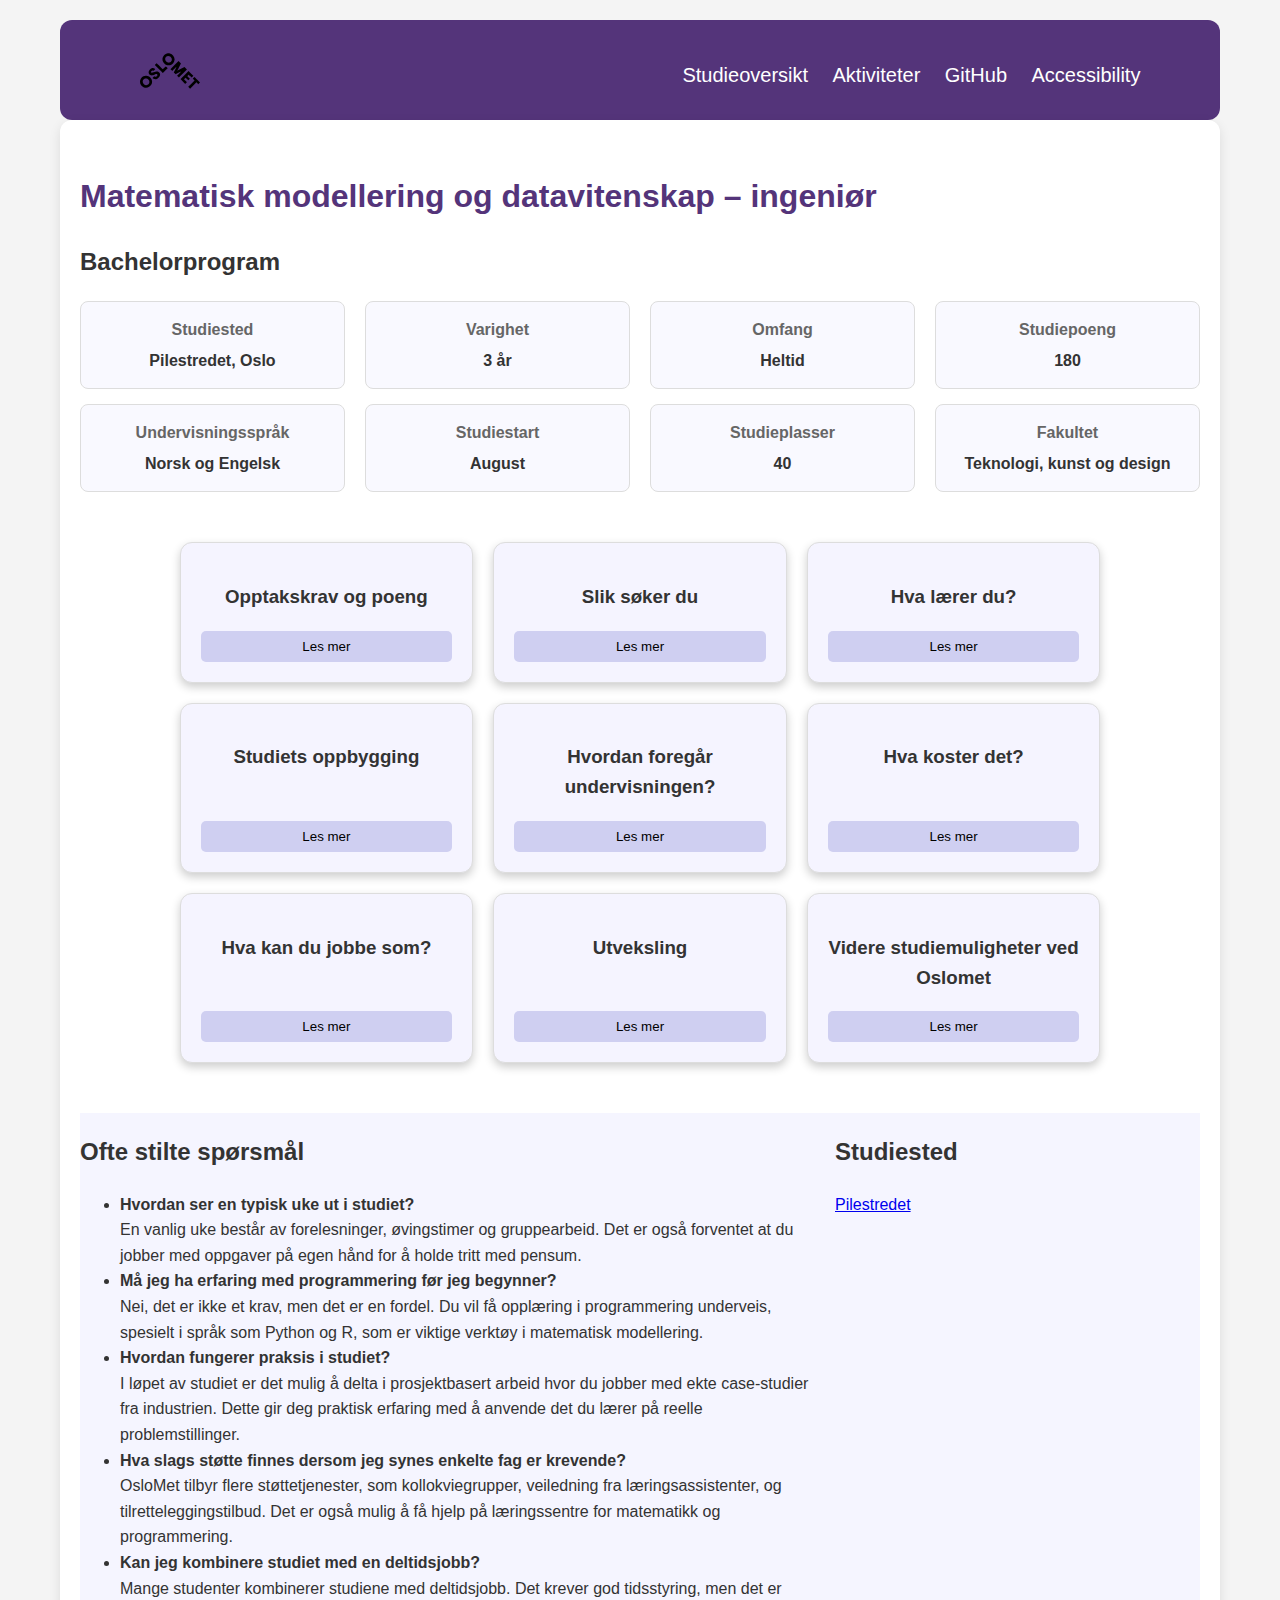
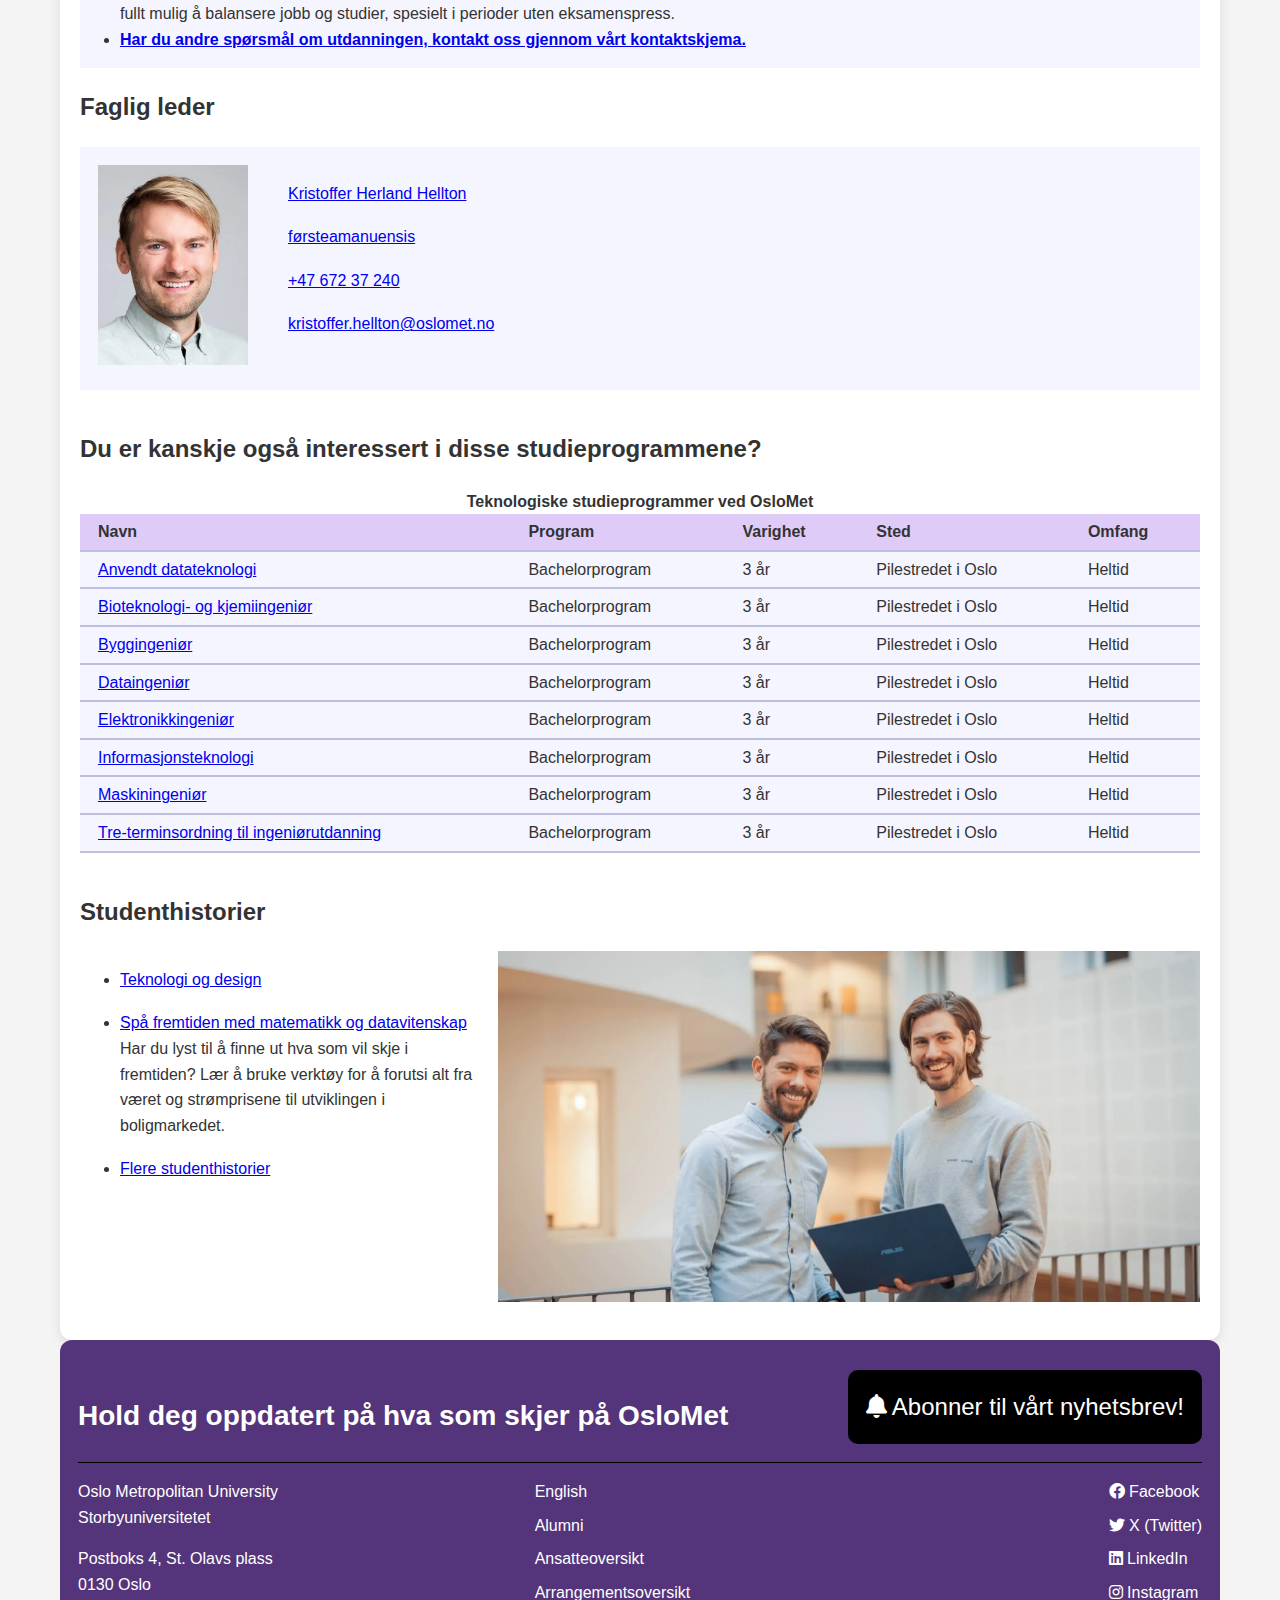
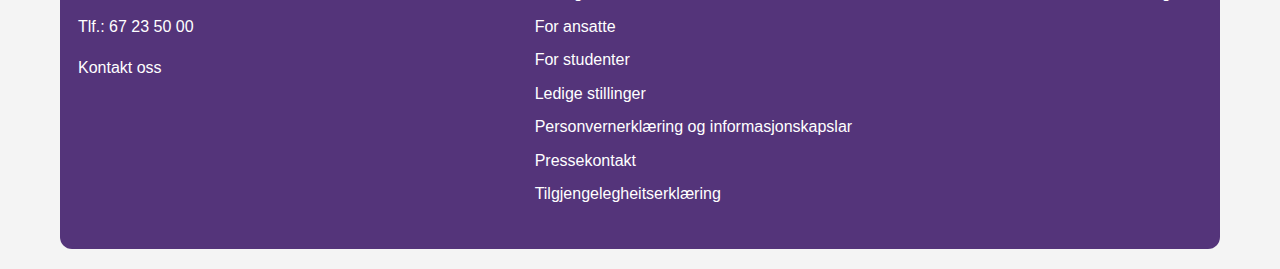
<file: index.html>
<!DOCTYPE html>
<html lang="en">

<head>
    <meta charset="UTF-8">
    <meta name="viewport" content="width=device-width, initial-scale=1.0">
    <title>Matematisk modellering og datavitenskap - ingeniør - OsloMet</title>
    <!-- adding icons from : https://cdnjs.cloudflare.com/ajax/libs/font-awesome/6.0.0-beta3/css/all.min.css -->
    <link rel="stylesheet" href="https://cdnjs.cloudflare.com/ajax/libs/font-awesome/6.0.0-beta3/css/all.min.css">
    <link rel="stylesheet" href="css/main.css">
</head>

<body>
    <script>
        function openPopup(button) {
            const card = button.closest('.card');
            const cardTitle = card.querySelector('h3').textContent;
            const cardContent = card.querySelector('.text').innerHTML;
            document.getElementById('popupText').innerHTML = `<h2>${cardTitle}</h2><p>${cardContent}</p>`;
            document.getElementById('popup').style.display = 'flex';
        }

        function closePopup() {
            document.getElementById('popup').style.display = 'none';
        }

        /* kilde: 3rd answer here: https://stackoverflow.com/questions/1481626/how-to-handle-esc-keydown-on-javascript-popup-window */
        document.addEventListener('keydown', function (e) {
            if (e.key === "Escape") {
                closePopup();
            }
        });
    </script>
    <!---------Kilder script---= www.youtube.com/watch?v=DrshwKL_TYo &   https://www.youtube.com/watch?v=MBaw_6cPmAw
    --------------- --  ** -->

    <header>
        <nav>
            <a href="https://www.oslomet.no"><img src="media/OsloMet_Logo.svg" alt="OsloMet logo"></a>
            <ul>
                <li><a href="https://www.oslomet.no/studier/studieoversikt">Studieoversikt</a></li>
                <li><a href="aktivitet.html">Aktiviteter</a></li>
                <li><a href="github.html">GitHub</a></li>
                <li><a href="accessibility.html">Accessibility</a></li>
            </ul>
        </nav>
    </header>

    <div class="page-background">
        <main>
            <h1>Matematisk modellering og datavitenskap – ingeniør</h1>
            <section> <!-- Contains introductory info on the mod math degree -->
                <h2>Bachelorprogram</h2>
                <div class="info">
                    <div class="info-item">
                        <b>Studiested</b>
                        <span>Pilestredet, Oslo</span>
                    </div>
                    <div class="info-item">
                        <b>Varighet</b>
                        <span>3 år</span>
                    </div>
                    <div class="info-item">
                        <b>Omfang</b>
                        <span>Heltid</span>
                    </div>
                    <div class="info-item">
                        <b>Studiepoeng</b>
                        <span>180</span>
                    </div>
                </div>
                <div class="info">
                    <div class="info-item">
                        <b>Undervisningsspråk</b>
                        <span>Norsk og Engelsk</span>
                    </div>
                    <div class="info-item">
                        <b>Studiestart</b>
                        <span>August</span>
                    </div>
                    <div class="info-item">
                        <b>Studieplasser</b>
                        <span>40</span>
                    </div>
                    <div class="info-item">
                        <b>Fakultet</b>
                        <span>Teknologi, kunst og design</span>
                    </div>
                </div>

                <div class="container">
                    <!-- Card 1 -->
                    <div class="card">
                        <h3>Opptakskrav og poeng</h3>
                        <div class="text" style="display: none;">
                            <ul>
                                <li><a href="https://www.samordnaopptak.no/info/opptak/opptak-uhg/"
                                        target="_blank"><strong> For
                                            å søke på dette programmet må du ha generell studiekompetanse
                                            (samordnaopptak.no)</strong></a> eller <a
                                        href="https://www.oslomet.no/studier/soknad-og-opptak/realkompetanse/realkompetanse-ingenior">
                                        <strong>oppfylle kravene til realkompetanse.</strong></a></li>
                                <li>Matematikk R1 og R2.</li>
                                <li>Fysikk 1.</li>
                                <li>Det kan være konkurranse om plassene. Ved forrige opptak kom alle kvalifiserte
                                    søkere inn.
                                </li>
                                <li>Hvis du mangler generell studiekompetanse eller enkelte fag fra videregående
                                    skole,
                                    kan du
                                    søke
                                    på dette studiet om du har bestått ettårig forkurs for ingeniørutdanning.</li>
                            </ul>
                        </div>
                        <button class="read-more" onclick="openPopup(this)">Les mer</button>
                    </div>

                    <!-- Card 2 -->
                    <div class="card">
                        <h3>Slik søker du</h3>
                        <div class="text" style="display: none;">
                            <ul>
                                <li>Du søker på Samordna opptak med studiekode 215 503.</li>
                                <li>15. april: ordinær søknadsfris.</li>
                                <li>1. mars: frist for enkelte søkere.</li>
                                <li><a href="https://www.oslomet.no/studier/soknad-og-opptak/opptak-til-bachelor-aarsstudier"
                                        target="_blank"><strong>Mer om å søke på bachelor.</strong></a></li>
                            </ul>
                        </div>
                        <button class="read-more" onclick="openPopup(this)">Les mer</button>
                    </div>

                    <!-- Card 3 -->
                    <div class="card">
                        <h3>Hva lærer du?</h3>
                        <div class="text" style="display: none;">
                            <ul>
                                <li>Bachelor i matematisk modellering og datavitenskap kobler sammen matematikk,
                                    informatikk, fysikk og statistikk</li>
                                <li>Du får innsikt i matematiske modeller som brukes i praktisk problemløsning blant
                                    annet i
                                    medisinsk kjemi, biologiske prosesser og ulike samfunnssystemer. .</li>
                                <li>Det første studieåret har du emner i blant annet matematikk, programmering,
                                    fysikk
                                    og kjemi
                                    for
                                    å få en felles forståelse av tematikken.</li>
                                <li>Det siste semesteret skriver du en bacheloroppgave tett knyttet til
                                    problemstillinger i
                                    arbeidslivet.</li>
                                <li>Første året velger du hvilken av disse spesialiseringene du vil ta.</li>
                                <li>
                                    <ul>
                                        <li><strong>Statistiske og datadrevne metoder</strong></li>
                                        <li>Du lærer om hvordan du kan bruke målte data koblet med datadrevne og
                                            statistiske
                                            metoder
                                            til å gjøre beregninger, for eksempel av fremtidige strømpriser.</li>
                                        <li>Du lærer hvordan du kan løse komplekse og sammensatte problemer, og
                                            utforske
                                            høydimensjonale datatyper. Moderne metoder innen maskinlæring og kunstig
                                            intelligens
                                            står sentralt.</li>
                                        <li><strong>Vitenskapelige beregninger</strong></li>
                                        <li>Du lærer å lage effektive algoritmer, datastrukturer og kildekoder for å
                                            løse
                                            matematiske og fysiske problemer med numeriske metoder.</li>
                                        <li>Du lærer å utvikle kildekode og metodikk knyttet til medisinsk
                                            teknologi,
                                            biologiske
                                            prosesser og annet.</li>
                                        <li><strong>Matematikk og fysikk</strong></li>
                                        <li>Du utforsker algebraiske strukturer, blant annet knyttet til dyp læring
                                            og
                                            kunstig
                                            intelligens.</li>
                                        <li>Du lærer differensialgeometri på flater, gruppeteori og kodeteori;
                                            matematiske
                                            strukturer, representasjonsteori og kategoriteori.</li>
                                        <li>I fysikk lærer du om termodynamikk og statistisk fysikk.</li>
                                        <li><a href="https://student.oslomet.no/studier/-/studieinfo/programplan/HINGMAMO/2024/H%C3%98ST"
                                                target="_blank"><strong>Se programplan på
                                                    student.oslomet.no</strong></a></li>
                                    </ul>
                                </li>
                            </ul>
                        </div>
                        <button class="read-more" onclick="openPopup(this)">Les mer</button>
                    </div>


                    <!------ Card 4 ----->
                    <div class="card">
                        <h3>Studiets oppbygging</h3>
                        <div class="text" style="display: none;">
                            <!-- Section for 1st Year -->
                            <section class="s-grouproup">
                                <h4>1. Studieår</h4>
                                <table class="sub-table">
                                    <thead>
                                        <tr>
                                            <th>Semester</th>
                                            <th>Emne</th>
                                            <th>Kode</th>
                                            <th>Stp</th>
                                        </tr>
                                    </thead>
                                    <tbody>
                                        <tr>
                                            <td>1. Semester</td>
                                            <td><a href="https://student.oslomet.no/studier/-/studieinfo/emne/DAPE1300/2024/H%C3%98ST"
                                                    target="_blank">Diskret matematikk</a></td>
                                            <td>DAPE1300</td>
                                            <td>10 stp.</td>
                                        </tr>
                                        <tr>
                                            <td>1. Semester</td>
                                            <td><a href="https://student.oslomet.no/studier/-/studieinfo/emne/DAPE1400/2024/H%C3%98ST"
                                                    target="_blank">Programmering</a></td>
                                            <td>DAPE1400</td>
                                            <td>10 stp.</td>
                                        </tr>
                                        <tr>
                                            <td>1. Semester</td>
                                            <td><a href="https://student.oslomet.no/studier/-/studieinfo/emne/DATA1100/2024/H%C3%98ST"
                                                    target="_blank">Teknologi og samfunn for programmerere</a></td>
                                            <td>DATA1100</td>
                                            <td>5 stp.</td>
                                        </tr>
                                        <tr>
                                            <td>1. Semester</td>
                                            <td><a href="https://student.oslomet.no/studier/-/studieinfo/emne/MAMO1100/2024/H%C3%98ST"
                                                    target="_blank">Innføring i modeller og beregninger</a></td>
                                            <td>MAMO1100</td>
                                            <td>5 stp.</td>
                                        </tr>
                                        <tr>
                                            <td>2. Semester</td>
                                            <td><a href="https://student.oslomet.no/studier/-/studieinfo/emne/DAFE1000/2024/H%C3%98ST"
                                                    target="_blank">Matematikk 1000</a></td>
                                            <td>DAFE1000</td>
                                            <td>10 stp.</td>
                                        </tr>
                                        <tr>
                                            <td>2. Semester</td>
                                            <td><a href="https://student.oslomet.no/studier/-/studieinfo/emne/DAPE2101/2024/H%C3%98ST"
                                                    target="_blank">Fysikk og kjemi</a></td>
                                            <td>DAPE2101</td>
                                            <td>10 stp.</td>
                                        </tr>
                                        <tr>
                                            <td>2. Semester</td>
                                            <td><a href="https://student.oslomet.no/studier/-/studieinfo/emne/DATA1500/2024/H%C3%98ST"
                                                    target="_blank">Databaser</a></td>
                                            <td>DATA1500</td>
                                            <td>10 stp.</td>
                                        </tr>
                                    </tbody>
                                </table>
                            </section>
                            <!-- Section for 2nd Year -->
                            <section class="s-grouproup">
                                <h4>2. Studieår</h4>
                                <table class="sub-table">
                                    <thead>
                                        <tr>
                                            <th>Semester</th>
                                            <th>Emne</th>
                                            <th>Kode</th>
                                            <th>Stp</th>
                                        </tr>
                                    </thead>
                                    <tbody>
                                        <tr>
                                            <td>3. Semester</td>
                                            <td><a href="https://student.oslomet.no/studier/-/studieinfo/emne/DAPE2000/2024/H%C3%98ST"
                                                    target="_blank">Matematikk 2000 med statistikk</a></td>
                                            <td>DAPE2000</td>
                                            <td>10 stp.</td>
                                        </tr>
                                        <tr>
                                            <td>3. Semester</td>
                                            <td><a href="https://student.oslomet.no/studier/-/studieinfo/emne/MAMO2100/2024/H%C3%98ST"
                                                    target="_blank">Moderne fysikk</a></td>
                                            <td>MAMO2100</td>
                                            <td>10 stp.</td>
                                        </tr>
                                        <tr>
                                            <td>4. Semester</td>
                                            <td><a href="https://student.oslomet.no/studier/-/studieinfo/emne/DAVE3705/2024/H%C3%98ST"
                                                    target="_blank">Matematikk 4000</a></td>
                                            <td>DAVE3705</td>
                                            <td>10 stp.</td>
                                        </tr>
                                    </tbody>
                                </table>
                            </section>
                            <!-- Section for Matematikk og fysikk -->
                            <section class="em-group">
                                <h4>Emnegruppe: Matematikk og fysikk</h4>
                                <table class="sub-table">
                                    <thead>
                                        <tr>
                                            <th>Semester</th>
                                            <th>Emne</th>
                                            <th>Kode</th>
                                            <th>Stp</th>
                                        </tr>
                                    </thead>
                                    <tbody>
                                        <tr>
                                            <td>3. Semester</td>
                                            <td><a href="https://student.oslomet.no/studier/-/studieinfo/emne/MAMO2300/2024/H%C3%98ST"
                                                    target="_blank">Lineær algebra og introduksjon til gruppeteori</a>
                                            </td>
                                            <td>MAMO2300</td>
                                            <td>10 stp.</td>
                                        </tr>
                                        <tr>
                                            <td>4. Semester</td>
                                            <td><a href="https://student.oslomet.no/studier/-/studieinfo/emne/MAMO2400/2024/H%C3%98ST"
                                                    target="_blank">Termodynamikk og statistisk fysikk</a></td>
                                            <td>MAMO2400</td>
                                            <td>10 stp.</td>
                                        </tr>
                                        <tr>
                                            <td>4. Semester</td>
                                            <td><a href="https://student.oslomet.no/studier/-/studieinfo/emne/MAMO2500/2024/H%C3%98ST"
                                                    target="_blank">Symmetrier og algebraiske strukturer</a></td>
                                            <td>MAMO2500</td>
                                            <td>10 stp.</td>
                                        </tr>
                                    </tbody>
                                </table>
                            </section>
                            <!-- Section for Statistiske og datadrevne metoder -->
                            <section class="em-group">
                                <h4>Emnegruppe: Statistiske og datadrevne metoder</h4>
                                <table class="sub-table">
                                    <thead>
                                        <tr>
                                            <th>Semester</th>
                                            <th>Emne</th>
                                            <th>Kode</th>
                                            <th>Stp</th>
                                        </tr>
                                    </thead>
                                    <tbody>
                                        <tr>
                                            <td>3. Semester</td>
                                            <td><a href="https://student.oslomet.no/studier/-/studieinfo/emne/DATS2300/2024/H%C3%98ST"
                                                    target="_blank">Algoritmer og datastrukturer</a></td>
                                            <td>DATS2300</td>
                                            <td>10 stp.</td>
                                        </tr>
                                        <tr>
                                            <td>4. Semester</td>
                                            <td><a href="https://student.oslomet.no/studier/-/studieinfo/emne/MAMO3100/2024/H%C3%98ST"
                                                    target="_blank">Statistisk analyse</a></td>
                                            <td>MAMO3100</td>
                                            <td>10 stp.</td>
                                        </tr>
                                        <tr>
                                            <td>4. Semester</td>
                                            <td><a href="https://student.oslomet.no/studier/-/studieinfo/emne/ADSE3200/2024/H%C3%98ST"
                                                    target="_blank">Visualisering</a></td>
                                            <td>ADSE3200</td>
                                            <td>10 stp.</td>
                                        </tr>
                                        <tr>
                                            <td>4. Semester</td>
                                            <td><a href="https://student.oslomet.no/studier/-/studieinfo/emne/MAMO2200/2024/H%C3%98ST"
                                                    target="_blank">Avansert modellering og beregninger</a></td>
                                            <td>MAMO2200</td>
                                            <td>10 stp.</td>
                                        </tr>
                                    </tbody>
                                </table>
                            </section>
                            <!-- Section for Vitenskapelige beregninger -->
                            <section class="em-group">
                                <h4>Emnegruppe: Vitenskapelige beregninger</h4>
                                <table class="sub-table">
                                    <thead>
                                        <tr>
                                            <th>Semester</th>
                                            <th>Emne</th>
                                            <th>Kode</th>
                                            <th>Stp</th>
                                        </tr>
                                    </thead>
                                    <tbody>
                                        <tr>
                                            <td>3. Semester</td>
                                            <td><a href="https://student.oslomet.no/studier/-/studieinfo/emne/DATS2300/2024/H%C3%98ST"
                                                    target="_blank">Algoritmer og datastrukturer</a></td>
                                            <td>DATS2300</td>
                                            <td>10 stp.</td>
                                        </tr>
                                        <tr>
                                            <td>4. Semester</td>
                                            <td><a href="https://student.oslomet.no/studier/-/studieinfo/emne/DAVE3606/2024/H%C3%98ST"
                                                    target="_blank">Ressurseffektive programmer</a></td>
                                            <td>DAVE3606</td>
                                            <td>10 stp.</td>
                                        </tr>
                                        <tr>
                                            <td>4. Semester</td>
                                            <td><a href="https://student.oslomet.no/studier/-/studieinfo/emne/MAMO2200/2024/H%C3%98ST"
                                                    target="_blank">Avansert modellering og beregninger</a></td>
                                            <td>MAMO2200</td>
                                            <td>10 stp.</td>
                                        </tr>
                                    </tbody>
                                </table>
                            </section>

                            <section class="em-group">
                                <h4>3. Studieår</h4>
                                <table class="sub-table">
                                    <thead>
                                        <tr>
                                            <th>Semester</th>
                                            <th>Emne</th>
                                            <th>Kode</th>
                                            <th>Stp</th>
                                        </tr>
                                    </thead>
                                    <tbody>
                                        <tr>
                                            <td>5. Semester</td>
                                            <td><a href="https://student.oslomet.no/studier/-/studieinfo/emne/DAVE3700/2024/H%C3%98ST"
                                                    target="_blank">Matematikk 3000</a></td>
                                            <td>DAVE3700</td>
                                            <td>10 stp.</td>
                                        </tr>
                                        <tr>
                                            <td>6. Semester</td>
                                            <td><a href="https://student.oslomet.no/studier/-/studieinfo/emne/DATA3900/2024/H%C3%98ST"
                                                    target="_blank">Bacheloroppgave</a></td>
                                            <td>DATA3900</td>
                                            <td>20 stp.</td>
                                        </tr>
                                    </tbody>
                                </table>
                            </section>
                            <!-- Section for Matematikk og fysikk -->
                            <section class="em-group">
                                <h4>Emnegruppe: Matematikk og fysikk</h4>
                                <table class="sub-table">
                                    <thead>
                                        <tr>
                                            <th>Semester</th>
                                            <th>Emne</th>
                                            <th>Kode</th>
                                            <th>Stp</th>
                                        </tr>
                                    </thead>
                                    <tbody>
                                        <tr>
                                            <td>5. Semester</td>
                                            <td><a href="https://student.oslomet.no/studier/-/studieinfo/emne/MAMO3300/2024/H%C3%98ST"
                                                    target="_blank">Reell analyse</a></td>
                                            <td>MAMO3300</td>
                                            <td>10 stp</td>
                                        </tr>
                                        <tr>
                                            <td>5. Semester</td>
                                            <td><a href="https://student.oslomet.no/studier/-/studieinfo/emne/DATA3730/2024/H%C3%98ST"
                                                    target="_blank">Introduksjon til IT-forskning</a></td>
                                            <td>DATA3730</td>
                                            <td>10 stp</td>
                                        </tr>
                                        <tr>
                                            <td>5. Semester</td>
                                            <td><a href="https://student.oslomet.no/studier/-/studieinfo/emne/DATA3800/2024/H%C3%98ST"
                                                    target="_blank">Introduction to Data Science with Scripting</a></td>
                                            <td>DATA3800</td>
                                            <td>10 stp</td>
                                        </tr>
                                        <tr>
                                            <td>5. Semester</td>
                                            <td><a href="https://student.oslomet.no/studier/-/studieinfo/emne/ITPE3100/2024/H%C3%98ST"
                                                    target="_blank">Datasikkerhet</a></td>
                                            <td>ITPE3100</td>
                                            <td>10 stp</td>
                                        </tr>
                                        <tr>
                                            <td>5. Semester</td>
                                            <td><a href="https://student.oslomet.no/studier/-/studieinfo/emne/MAMO3200/2024/H%C3%98ST"
                                                    target="_blank">Simulering og visualisering</a></td>
                                            <td>MAMO3200</td>
                                            <td>10 stp</td>
                                        </tr>
                                        <tr>
                                            <td>6. Semester</td>
                                            <td><a href="https://student.oslomet.no/studier/-/studieinfo/emne/ADTS2310/2024/H%C3%98ST"
                                                    target="_blank">Testing av programvare</a></td>
                                            <td>ADTS2310</td>
                                            <td>10 stp</td>
                                        </tr>
                                        <tr>
                                            <td>6. Semester</td>
                                            <td><a href="https://student.oslomet.no/studier/-/studieinfo/emne/DATA2410/2024/H%C3%98ST"
                                                    target="_blank">Datanettverk og skytjenester</a></td>
                                            <td>DATA2410</td>
                                            <td>10 stp</td>
                                        </tr>
                                        <tr>
                                            <td>6. Semester</td>
                                            <td><a href="https://student.oslomet.no/studier/-/studieinfo/emne/DAVE3606/2024/H%C3%98ST"
                                                    target="_blank">Ressurseffektive programmer</a></td>
                                            <td>DAVE3606</td>
                                            <td>10 stp</td>
                                        </tr>
                                        <tr>
                                            <td>6. Semester</td>
                                            <td><a href="https://student.oslomet.no/studier/-/studieinfo/emne/MAMO2200/2024/H%C3%98ST"
                                                    target="_blank">Avansert modellering og beregninger</a></td>
                                            <td>MAMO2200</td>
                                            <td>10 stp</td>
                                        </tr>
                                    </tbody>
                                </table>
                            </section>
                            <!-- Section for Statistiske og datadrevne metoder -->
                            <section class="em-group">
                                <h4>Emnegruppe: Statistiske og datadrevne metoder</h4>
                                <table class="sub-table">
                                    <thead>
                                        <tr>
                                            <th>Semester</th>
                                            <th>Emne</th>
                                            <th>Kode</th>
                                            <th>Stp</th>
                                        </tr>
                                    </thead>
                                    <tbody>
                                        <tr>
                                            <td>5. Semester</td>
                                            <td><a href="https://student.oslomet.no/studier/-/studieinfo/emne/DAVE3625/2024/H%C3%98ST"
                                                    target="_blank">Introduksjon til Kunstig Intelligens</a></td>
                                            <td>DAVE3625</td>
                                            <td>10 stp</td>
                                        </tr>
                                        <tr>
                                            <td>5. Semester</td>
                                            <td><a href="https://student.oslomet.no/studier/-/studieinfo/emne/DATA3730/2024/H%C3%98ST"
                                                    target="_blank">Introduksjon til IT-forskning</a></td>
                                            <td>DATA3730</td>
                                            <td>10 stp</td>
                                        </tr>
                                        <tr>
                                            <td>5. Semester</td>
                                            <td><a href="https://student.oslomet.no/studier/-/studieinfo/emne/DATA3750/2024/H%C3%98ST"
                                                    target="_blank">Anvendt kunstig intelligens og data science
                                                    prosjekt</a></td>                                            
                                            <td>DATA3750</td>
                                            <td>10 stp</td>
                                        </tr>
                                        <tr>
                                            <td>5. Semester</td>
                                            <td><a href="https://student.oslomet.no/studier/-/studieinfo/emne/ITPE3100/2024/H%C3%98ST"
                                                    target="_blank">Datasikkerhet</a></td>
                                            <td>ITPE3100</td>
                                            <td>10 stp</td>
                                        </tr>
                                        <tr>
                                            <td>5. Semester</td>
                                            <td><a href="https://student.oslomet.no/studier/-/studieinfo/emne/MAMO3200/2024/H%C3%98ST"
                                                    target="_blank">Simulering og visualisering</a></td>
                                            <td>MAMO3200</td>
                                            <td>10 stp</td>
                                        </tr>
                                        <tr>
                                            <td>6. Semester</td>
                                            <td><a href="https://student.oslomet.no/studier/-/studieinfo/emne/ADTS2310/2024/H%C3%98ST"
                                                    target="_blank">Testing av programvare</a></td>
                                            <td>ADTS2310</td>
                                            <td>10 stp</td>
                                        </tr>
                                        <tr>
                                            <td>6. Semester</td>
                                            <td><a href="https://student.oslomet.no/studier/-/studieinfo/emne/DATA2410/2024/H%C3%98ST"
                                                    target="_blank">Datanettverk og skytjenester</a></td>
                                            <td>DATA2410</td>
                                            <td>10 stp</td>
                                        </tr>
                                        <tr>
                                            <td>6. Semester</td>
                                            <td><a href="https://student.oslomet.no/studier/-/studieinfo/emne/DAVE3606/2024/H%C3%98ST"
                                                    target="_blank">Ressurseffektive programmer</a></td>
                                            <td>DAVE3606</td>
                                            <td>10 stp</td>
                                        </tr>
                                    </tbody>
                                </table>
                            </section>
                            <!-- Section for Vitenskapelige beregninger -->
                            <section class="em-group">
                                <h4>Emnegruppe: Vitenskapelige beregninger</h4>
                                <table class="sub-table">
                                    <thead>
                                        <tr>
                                            <th>Semester</th>
                                            <th>Emne</th>
                                            <th>Kode</th>
                                            <th>Stp</th>
                                        </tr>
                                    </thead>
                                    <tbody>
                                        <tr>
                                            <td>5. Semester</td>
                                            <td><a href="https://student.oslomet.no/studier/-/studieinfo/emne/MAMO3200/2024/H%C3%98ST"
                                                    target="_blank">Simulering og visualisering</a></td>
                                            <td>MAMO3200</td>
                                            <td>10 stp</td>
                                        </tr>
                                        <tr>
                                            <td>5. Semester</td>
                                            <td><a href="https://student.oslomet.no/studier/-/studieinfo/emne/DATA3730/2024/H%C3%98ST"
                                                    target="_blank">Introduksjon til IT-forskning</a></td>
                                            <td>DATA3730</td>
                                            <td>10 stp</td>
                                        </tr>
                                        <tr>
                                            <td>5. Semester</td>
                                            <td><a href="https://student.oslomet.no/studier/-/studieinfo/emne/ITPE3100/2024/H%C3%98ST"
                                                    target="_blank">Datasikkerhet</a></td>
                                            <td>ITPE3100</td>
                                            <td>10 stp</td>
                                        </tr>
                                        <tr>
                                            <td>5. Semester</td>
                                            <td><a href="https://student.oslomet.no/studier/-/studieinfo/emne/MAMO2300/2024/H%C3%98ST"
                                                    target="_blank">Lineær algebra og introduksjon til gruppeteori</a>
                                            </td>
                                            <td>MAMO2300</td>
                                            <td>10 stp</td>
                                        </tr>
                                        <tr>
                                            <td>5. Semester</td>
                                            <td><a href="https://student.oslomet.no/studier/-/studieinfo/emne/MAMO3300/2024/H%C3%98ST"
                                                    target="_blank">Reell analyse</a></td>
                                            <td>MAMO3300</td>
                                            <td>10 stp</td>
                                        </tr>
                                        <tr>
                                            <td>6. Semester</td>
                                            <td><a href="https://student.oslomet.no/studier/-/studieinfo/emne/ADSE3200/2024/H%C3%98ST"
                                                    target="_blank">Visualisering</a></td>
                                            <td>ADSE3200</td>
                                            <td>10 stp</td>
                                        </tr>
                                        <tr>
                                            <td>6. Semester</td>
                                            <td><a href="https://student.oslomet.no/studier/-/studieinfo/emne/ADTS2310/2024/H%C3%98ST"
                                                    target="_blank">Testing av programvare</a></td>
                                            <td>ADTS2310</td>
                                            <td>10 stp</td>
                                        </tr>
                                        <tr>
                                            <td>6. Semester</td>
                                            <td><a href="https://student.oslomet.no/studier/-/studieinfo/emne/DATA2410/2024/H%C3%98ST"
                                                    target="_blank">Datanettverk og skytjenester</a></td>
                                            <td>DATA2410</td>
                                            <td>10 stp</td>
                                        </tr>
                                        <tr>
                                            <td>6. Semester</td>
                                            <td><a href="https://student.oslomet.no/studier/-/studieinfo/emne/MAMO2500/2024/H%C3%98ST"
                                                    target="_blank">Symmetrier og algebraiske strukturer</a></td>
                                            <td>MAMO2500</td>
                                            <td>10 stp</td>
                                        </tr>
                                    </tbody>
                                </table>
                            </section>
                        </div>
                        <button class="read-more" onclick="openPopup(this)">Les mer</button>
                    </div>

                    <!-- Card 5 -->
                    <div class="card">
                        <h3>Hvordan foregår undervisningen?</h3>
                        <div class="text" style="display: none;">
                            <ul>
                                <li>Undervisningen er en kombinasjon av</li>
                                <li>prosjektarbeid</li>
                                <li>workshop</li>
                                <li>presentasjoner</li>
                                <li>veiledninger</li>
                                <li>diskusjoner og refleksjoner</li>
                                <li>forelesninger</li>
                                <li>selvstudier</li>
                                <li>gruppearbeid</li>
                                <li>arbeidslivsrelevant bacheloroppgave</li>
                                <li>For å gjennomføre studiet på normert tid, må du regne med å bruke om lag 40
                                    timer
                                    per uke på
                                    studierelatert arbeid
                                    gjennom hele semesteret.</li>
                            </ul>
                        </div>
                        <button class="read-more" onclick="openPopup(this)">Les mer</button>
                    </div>

                    <!-- Card 6 -->
                    <div class="card">
                        <h3>Hva koster det?</h3>
                        <div class="text" style="display: none;">
                            <ul>
                                <li><strong>Du betaler en semesteravgift hvert semester <a
                                            href="https://student.oslomet.no/semesteravgift"
                                            target="_blank">student.oslomet.no</a>.</strong></li>
                                <li><a href="https://student.oslomet.no/studieavgift-for-internasjonale-studenter-utenfor-eu-eos"
                                        target="_blank"><strong>Er du internasjonal student fra utenfor EU og EØS,
                                            må du
                                            betale
                                            studieavgift (student.oslomet.no).</strong></a>
                                    Det er mulig å søke om unntak for betaling av denne studieavgiften.</li>
                            </ul>
                        </div>

                        <button class="read-more" onclick="openPopup(this)">Les mer</button>
                    </div>

                    <!-- Card 7 -->
                    <div class="card">
                        <h3>Hva kan du jobbe som?</h3>
                        <div class="text" style="display: none;">
                            <ul>
                                <li>Med dette studiet får du IT-kompetanse som er etterspurt i arbeidslivet, særlig
                                    om
                                    du velger
                                    spesialiseringene
                                    vitenskapelige beregninger eller statistiske og datadrevne metoder. </li>
                                <li>Spesialiseringen i matematikk og fysikk retter seg mer mot videre studier, men
                                    også
                                    her får
                                    du etterspurt kompetanse
                                    i arbeidslivet etter bachelorstudiet. </li>
                                <li>Matematisk modellering og datavitenskap blir stadig viktigere som basisgrunnlag,
                                    i
                                    for
                                    eksempel beregninger knyttet
                                    til klima, forsikring og finans, og datadrevne metoder for verdiskaping. </li>
                                <li>Datadrevne metoder og maskinlæring er i dag svært mye brukt i arbeidslivet.</li>
                            </ul>
                        </div>
                        <button class="read-more" onclick="openPopup(this)">Les mer</button>
                    </div>

                    <!-- Card 8 -->
                    <div class="card">
                        <h3>Utveksling</h3>
                        <div class="text" style="display: none;">
                            <ul>
                                <li>Du kan dra på utveksling i femte semester.</li>
                            </ul>

                        </div>
                        <button class="read-more" onclick="openPopup(this)">Les mer</button>
                    </div>

                    <!-- Card 9 -->
                    <div class="card">
                        <h3>Videre studiemuligheter ved Oslomet</h3>
                        <div class="text" style="display: none;">
                            <ul>
                                <li><a href="https://www.oslomet.no/studier/tkd/anvendt-data-informasjonsteknologi"><strong>Anvendt
                                            data- og informasjonsteknologi (ACIT)</strong></a></li>
                                <li class="metadata">Masterprogram | 2 år | Pilestredet i Oslo | Heltid</li>
                            </ul>
                        </div>

                        <button class="read-more" onclick="openPopup(this)">Les mer</button>
                    </div>
                </div>

                <div class="popup" id="popup">
                    <div class="popup-content">
                        <span class="close-btn" onclick="closePopup()">&times;</span>
                        <div id="popupText">Popup content.</div>
                    </div>
                </div>
            </section>
            <!-- -------- ** Source for cards and popups: (https://www.youtube.com/watch?v=9FNNkzPBFcE&t=22s)  **-------- -->

            <!-- ---------------------FAQ-------------------------- -->
            <div class="container-faq-map">
                <section class="faq">
                
                    <h2>Ofte stilte spørsmål</h2>
                    <ul>
                        <li><strong>Hvordan ser en typisk uke ut i studiet?</strong><br>
                            En vanlig uke består av forelesninger, øvingstimer og gruppearbeid. Det er også
                            forventet at
                            du
                            jobber med oppgaver på egen hånd for å holde tritt med pensum.
                        </li>
                        <li><strong>Må jeg ha erfaring med programmering før jeg begynner?</strong><br>
                            Nei, det er ikke et krav, men det er en fordel. Du vil få opplæring i programmering
                            underveis,
                            spesielt i språk som Python og R, som er viktige verktøy i matematisk modellering.
                        </li>
                        <li><strong>Hvordan fungerer praksis i studiet?</strong><br>
                            I løpet av studiet er det mulig å delta i prosjektbasert arbeid hvor du jobber med ekte
                            case-studier fra industrien. Dette gir deg praktisk erfaring med å anvende det du lærer
                            på
                            reelle problemstillinger.
                        </li>
                        <li><strong>Hva slags støtte finnes dersom jeg synes enkelte fag er krevende?</strong><br>
                            OsloMet tilbyr flere støttetjenester, som kollokviegrupper, veiledning fra
                            læringsassistenter,
                            og tilretteleggingstilbud. Det er også mulig å få hjelp på læringssentre for matematikk
                            og
                            programmering.
                        </li>
                        <li><strong>Kan jeg kombinere studiet med en deltidsjobb?</strong><br>
                            Mange studenter kombinerer studiene med deltidsjobb. Det krever god tidsstyring, men det
                            er
                            fullt mulig å balansere jobb og studier, spesielt i perioder uten eksamenspress.
                        </li>
                        <li><strong><a
                                    href="https://www.oslomet.no/kontaktskjema#For%20utdanningss%C3%B8kere?faculty=Fakultet%20for%20teknologi,%20kunst%20og%20design"
                                    title="Lenke til kontaktskjema"> Har du andre spørsmål om utdanningen, kontakt
                                    oss
                                    gjennom
                                    vårt kontaktskjema. </a></strong></li>
                    </ul>
                </section>

                <!-- ------------Campus seen from GoogleMaps in an <aside> under <div class="container-faq-map">----------- -->
                <aside class="map">
                    <h2>Studiested</h2>
                    <a href="https://www.oslomet.no/om/studiested-pilestredet" title="Studiested Pilestredet">
                        <p>Pilestredet</p>
                    </a>
                    <div>
                        <iframe src="https://www.google.com/maps/embed/v1/view?zoom=16&center=59.9204%2C10.7378&key=AIzaSyA-NVwKAjqjLJutgzTGcxX-rASFRKq4_4A"
                                title="Studiested på GoogleMaps"></iframe> <!-- Link includes API-key generert through Google Console -->
                    </div>
                </aside>
            </div>

            <!-- --------Faglig leder-------- -->
            <section>
                <h2>Faglig leder</h2>
                <a href="https://www.oslomet.no/om/ansatt/krhel3944/" class="fagligleder-link">
                    <div class="fagligleder">
                        <div class="fagligleder-img-container">
                            <img src="media/kristoffer-herland.webp" alt="Bilde av Kristoffer Herland Hellton">
                        </div>

                        <ul>
                            <li>Kristoffer Herland Hellton</li>
                            <li>førsteamanuensis</li>
                            <li>+47 672 37 240</li>
                            <li>kristoffer.hellton@oslomet.no</li>
                        </ul>
                    </div>
                </a>
            </section>

            <!-- --------Related programmes-------- -->

            <section class="relevantestudier">
                <h2>
                    <span>Du er kanskje også interessert i disse studieprogrammene?</span>
                </h2>
                <div class="table-container">
                    <table style="width:100%">
                        <caption><strong>Teknologiske studieprogrammer ved OsloMet</strong></caption>
                        <tr class="table-header">
                            <th>Navn</th>
                            <th>Program</th>
                            <th>Varighet</th>
                            <th>Sted</th>
                            <th>Omfang</th>
                        </tr>
                        <tr>
                            <td><a href="https://www.oslomet.no/studier/tkd/anvendt-datateknologi">Anvendt
                                    datateknologi</a>
                            </td>
                            <td>Bachelorprogram</td>
                            <td>3 år</td>
                            <td>Pilestredet i Oslo</td>
                            <td>Heltid</td>
                        </tr>
                        <tr>
                            <td><a href="https://www.oslomet.no/studier/tkd/bioteknologi-kjemiingenior">Bioteknologi-
                                    og
                                    kjemiingeniør</a></td>
                            <td>Bachelorprogram</td>
                            <td>3 år</td>
                            <td>Pilestredet i Oslo</td>
                            <td>Heltid</td>
                        </tr>
                        <tr>
                            <td><a href="https://www.oslomet.no/studier/tkd/byggingenior">Byggingeniør</a></td>
                            <td>Bachelorprogram</td>
                            <td>3 år</td>
                            <td>Pilestredet i Oslo</td>
                            <td>Heltid</td>
                        </tr>
                        <tr>
                            <td><a href="https://www.oslomet.no/studier/tkd/dataingenior">Dataingeniør</a></td>
                            <td>Bachelorprogram</td>
                            <td>3 år</td>
                            <td>Pilestredet i Oslo</td>
                            <td>Heltid</td>
                        </tr>
                        <tr>
                            <td><a href="https://www.oslomet.no/studier/tkd/elektronikkingenior">Elektronikkingeniør</a>
                            </td>
                            <td>Bachelorprogram</td>
                            <td>3 år</td>
                            <td>Pilestredet i Oslo</td>
                            <td>Heltid</td>
                        </tr>
                        <tr>
                            <td><a
                                    href="https://www.oslomet.no/studier/tkd/informasjonsteknologi">Informasjonsteknologi</a>
                            </td>
                            <td>Bachelorprogram</td>
                            <td>3 år</td>
                            <td>Pilestredet i Oslo</td>
                            <td>Heltid</td>
                        </tr>
                        <tr>
                            <td><a href="https://www.oslomet.no/studier/tkd/maskiningenior">Maskiningeniør</a></td>
                            <td>Bachelorprogram</td>
                            <td>3 år</td>
                            <td>Pilestredet i Oslo</td>
                            <td>Heltid</td>
                        </tr>
                        <tr>
                            <td><a href="https://www.oslomet.no/studier/tkd/tre-termin-ingenior">Tre-terminsordning
                                    til
                                    ingeniørutdanning</a></td>
                            <td>Bachelorprogram</td>
                            <td>3 år</td>
                            <td>Pilestredet i Oslo</td>
                            <td>Heltid</td>
                        </tr>

                    </table>
                </div>
            </section>
        </main>

        <!-- Student stories -->
        <article>
            <h2>Studenthistorier</h2>
            <div class="studenthistorier">
                <ul>
                    <li>
                        <a href="https://www.oslomet.no/studier/studenthistorier?student_story=147">Teknologi og
                            design</a>
                    </li>
                    <li>
                        <div>
                            <a
                                href="https://www.oslomet.no/studier/studenthistorier/spa-fremtiden-matematikk-datavitenskap">Spå
                                fremtiden med matematikk og datavitenskap</a>
                            <div>Har du lyst til å finne ut hva som vil skje i fremtiden? Lær å bruke verktøy for å
                                forutsi
                                alt fra været og strømprisene til utviklingen i boligmarkedet.</div>
                        </div>
                    </li>
                    <li>
                        <a href="https://www.oslomet.no/studier/studenthistorier">Flere studenthistorier</a>
                    </li>
                </ul>

                <div>
                    <img src="media/matematisk-modellering.webp" alt="To menn smiler med en pc">
                </div>
            </div>
        </article>
    </div>

    <!-- Second navigation section -->
    <footer>
        <div class="footerTop">
            <div class="footerTopTitle">
                Hold deg oppdatert på hva som skjer på OsloMet
            </div>
            <div class="footerLink">
                <a href="https://www.oslomet.no/nyhetsbrev">
                    <i class="fas fa-bell"></i> Abonner til vårt nyhetsbrev!</a>
            </div>
        </div>

        <div class="footerContent">
            <div>
                <p>Oslo Metropolitan University<br>
                    Storbyuniversitetet</p>
                <p>Postboks 4, St. Olavs plass<br>
                    0130 Oslo</p>
                <p>Tlf.: 67 23 50 00</p>
                <p><a href=https://www.oslomet.no/om/kontaktKontakt>Kontakt oss</a></p>
            </div>

            <ul>
                <li><a href=https://www.oslomet.no/en>English</a></li>
                <li><a href=https://www.oslomet.no/alumni>Alumni</a></li>
                <li><a href=https://www.oslomet.no/om/ansatteoversikt>Ansatteoversikt</a></li>
                <li><a href=https://www.oslomet.no/om/arrangement/arrangementsoversikt>Arrangementsoversikt</a></li>
                <li><a href=https://www.oslomet.no/om/for-ansatte>For ansatte</a></li>
                <li><a href=https://www.oslomet.no/om/for-studenter>For studenter</a></li>
                <li><a href=https://www.oslomet.no/om/ledige-stillinger>Ledige stillinger</a></li>
                <li><a href=https://www.oslomet.no/om/personvernerklering-informasjonskapslar>Personvernerklæring og
                        informasjonskapslar</a></li>
                <li><a href=https://www.oslomet.no/om/pressekontakt>Pressekontakt</a></li>
                <li><a href=https://www.oslomet.no/om/tilgjengelegheitserklering>Tilgjengelegheitserklæring</a></li>
            </ul>
            <ul>
                <li><a href="https://www.facebook.com/oslomet/" target="_blank"><i class="fab fa-facebook"> </i>
                        Facebook</a></li>
                <li><a href="https://x.com/i/flow/login?redirect_after_login=%2Foslomet" target="_blank"> <i
                            class="fab fa-twitter"></i> X (Twitter)</a></li>
                <li><a href="https://no.linkedin.com/school/oslomet/" target="_blank"><i class="fab fa-linkedin">
                        </i>
                        LinkedIn</a></li>
                <li><a href="https://www.instagram.com/oslomet/?hl=nb" target="_blank"><i class="fab fa-instagram">
                        </i>
                        Instagram</a></li>
            </ul>
        </div>
    </footer>

</body>

</html>
</file>
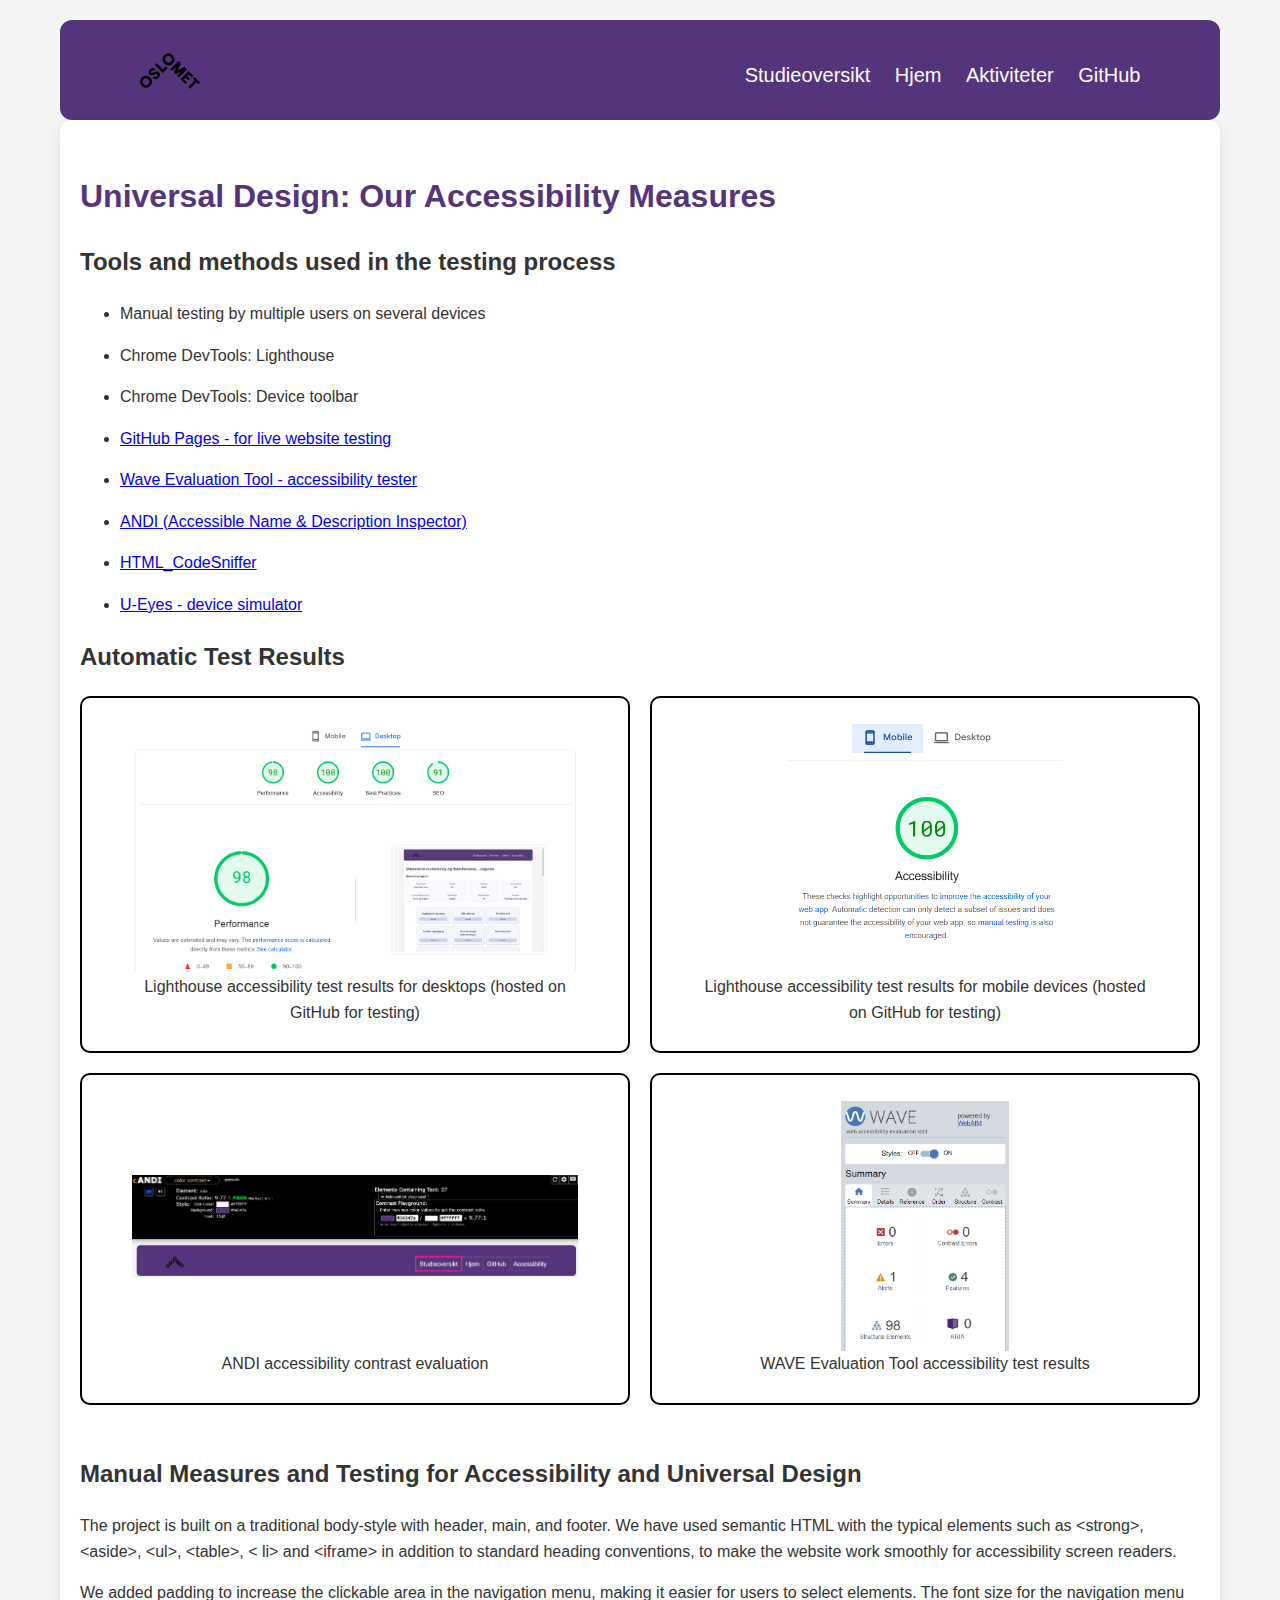
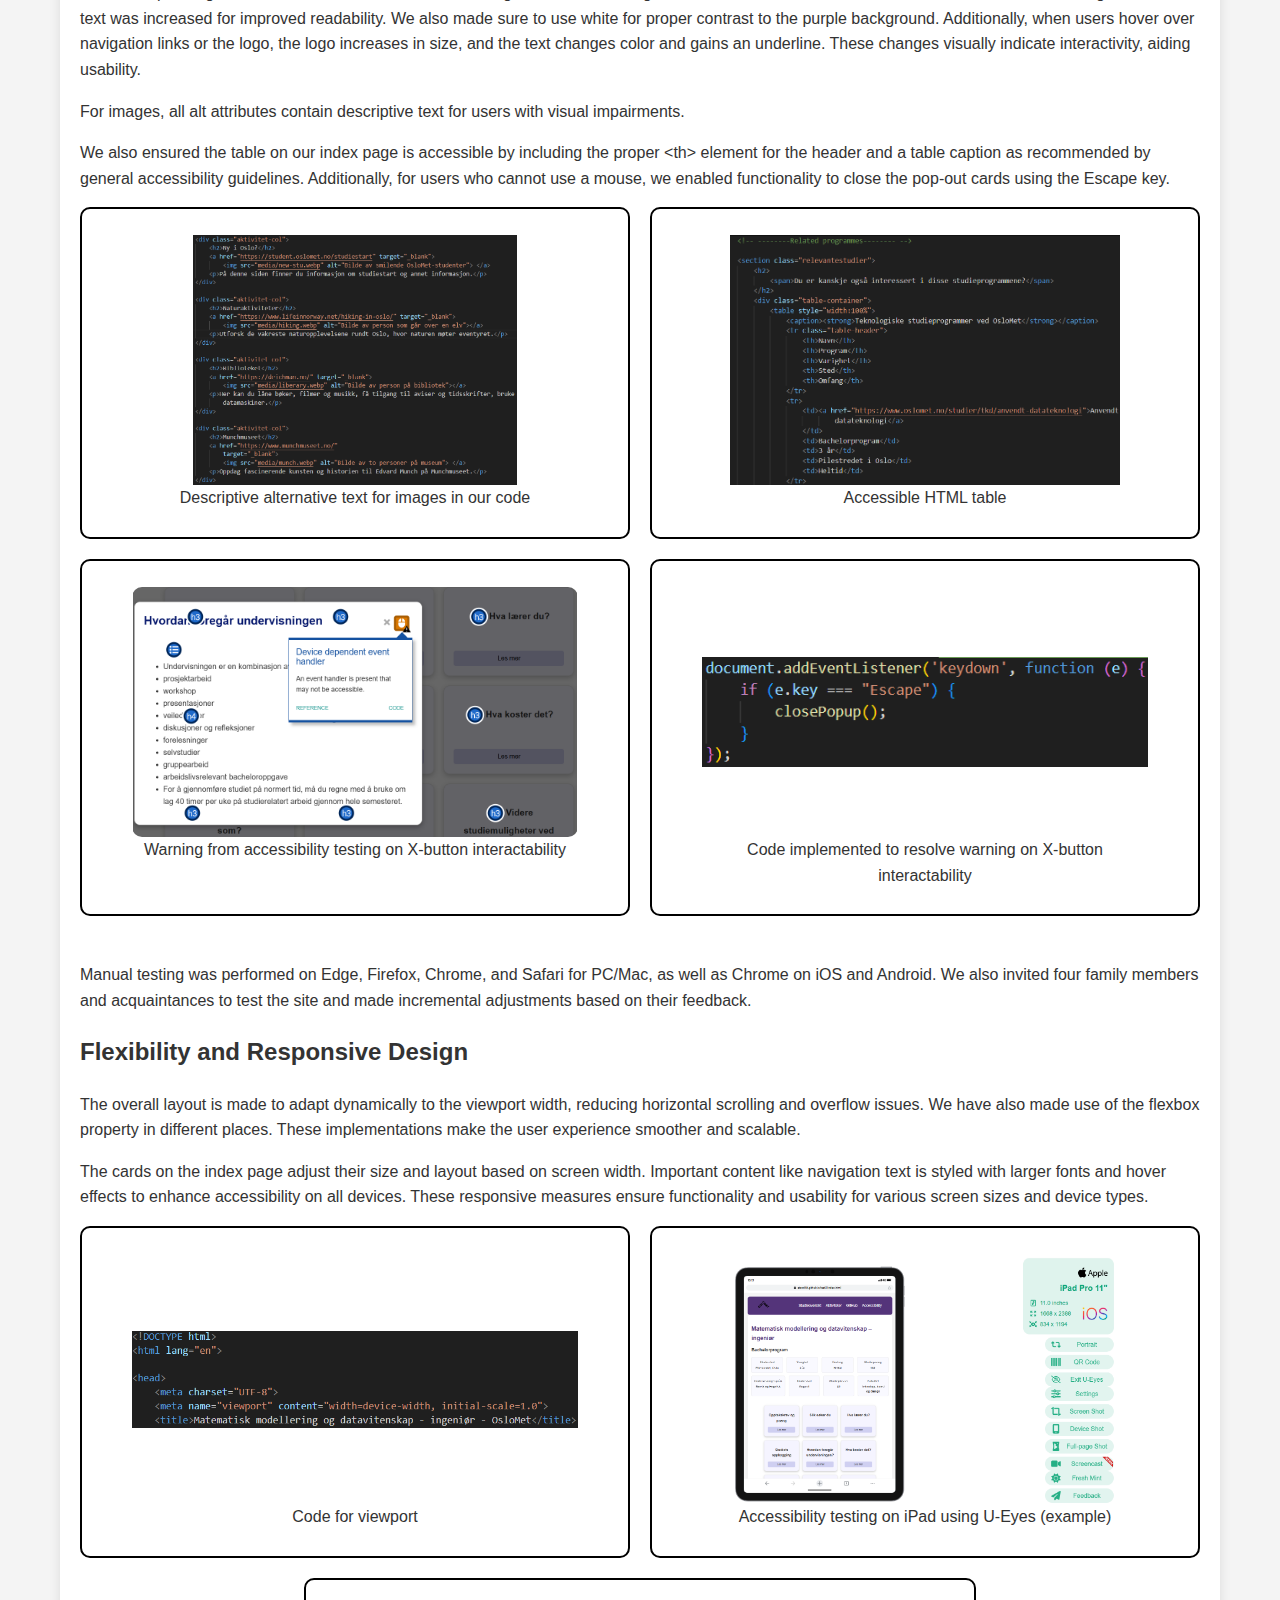
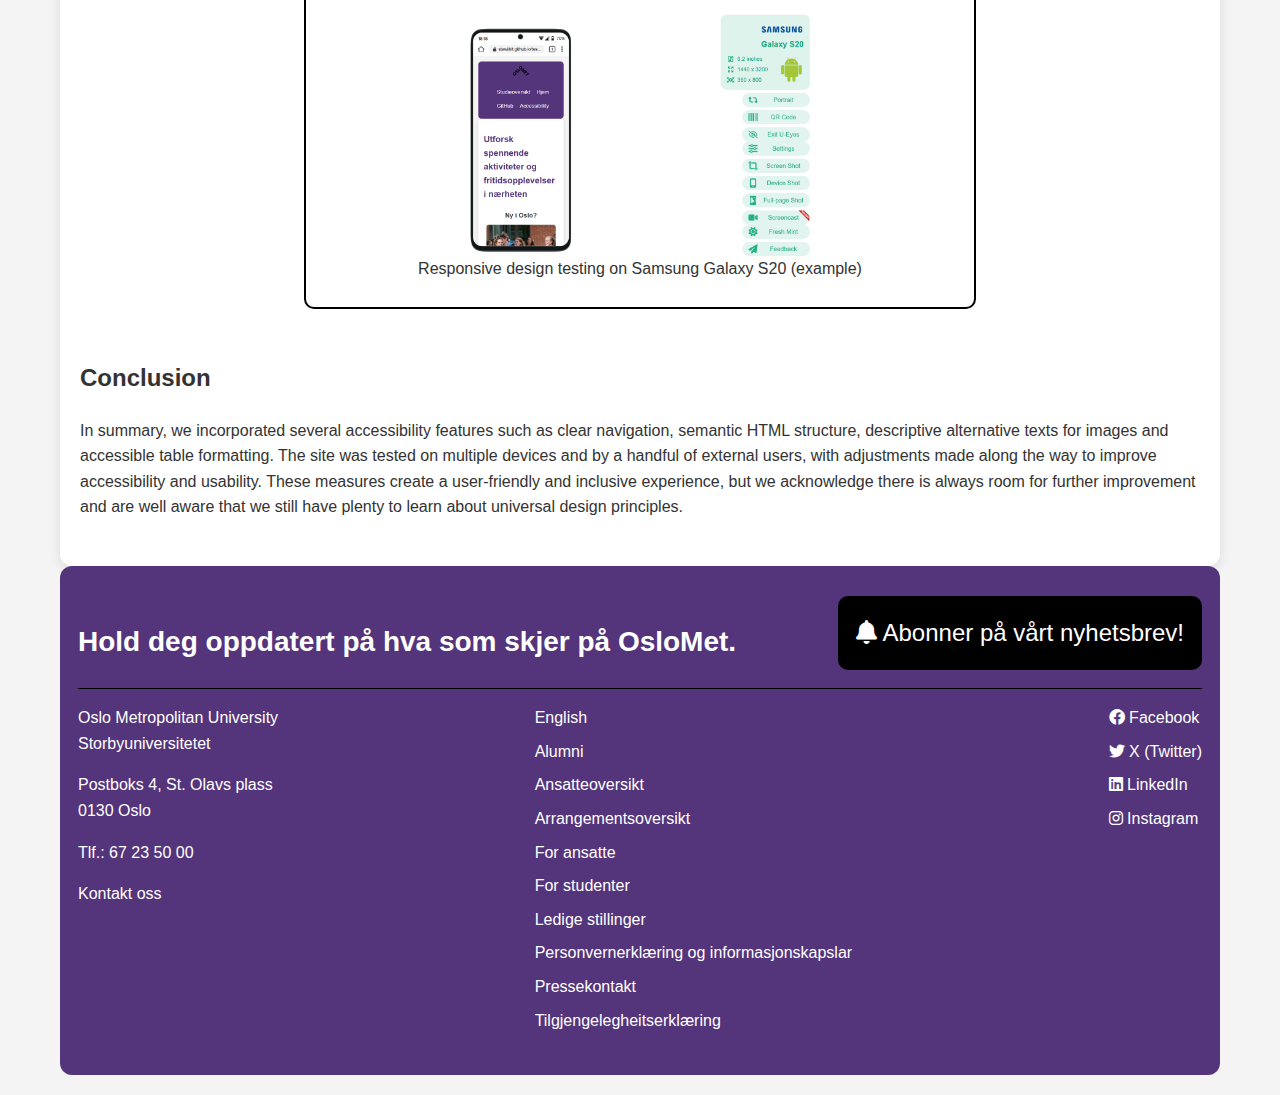
<file: accessibility.html>
<!DOCTYPE html>
<html lang="en">

<head>
    <meta charset="UTF-8">
    <meta name="viewport" content="width=device-width, initial-scale=1.0">
    <title>Accessibility</title>
    <!-- adding icons from : https://cdnjs.cloudflare.com/ajax/libs/font-awesome/6.0.0-beta3/css/all.min.css -->
    <link rel="stylesheet" href="https://cdnjs.cloudflare.com/ajax/libs/font-awesome/6.0.0-beta3/css/all.min.css">
    <link rel="stylesheet" href="css/main.css">
</head>

<body>
    <header>
        <nav>
            <a href="https://www.oslomet.no"><img src="media/OsloMet_Logo.svg" alt="OsloMet logo"></a>
            <ul>
                <li><a href="https://www.oslomet.no/studier/studieoversikt">Studieoversikt</a></li>
                <li><a href="index.html">Hjem</a></li>
                <li><a href="aktivitet.html">Aktiviteter</a></li>
                <li><a href="github.html">GitHub</a></li>
            </ul>
        </nav>
    </header>

    <div class="page-background">
        <main>
            <h1>Universal Design: Our Accessibility Measures</h1>

            <h2>Tools and methods used in the testing process</h2>
            <ul>
                <li>
                    <p>Manual testing by multiple users on several devices</p>
                </li>
                <li>
                    <p>Chrome DevTools: Lighthouse</p>
                </li>
                <li>
                    <p>Chrome DevTools: Device toolbar</p>
                </li>
                <li>
                    <p><a href="https://pages.github.com">GitHub Pages - for live website testing</a></p>
                </li>
                <li>
                    <p><a href="https://wave.webaim.org">Wave Evaluation Tool - accessibility tester</a></p>
                </li>
                <li>
                    <p><a href="https://www.ssa.gov/accessibility/andi/help/install.html">ANDI (Accessible Name &
                            Description Inspector)</a></p>
                </li>
                <li>
                    <p><a
                            href="https://chromewebstore.google.com/detail/htmlcodesniffer-extension/lbdmdmikomieilpnlihfhianednecpcl">HTML_CodeSniffer</a>
                    </p>
                </li>
                <li>
                    <p><a href="https://eyeballer.dev/">U-Eyes - device simulator</a></p>
                </li>
            </ul>

            <h2>Automatic Test Results</h2>
            <section class="aktivitet">
                <div class="row">
                    <div class="accessibility-col">
                        <figure>
                            <img src="media/lighthouse-test-results.webp"
                                alt="Lighthouse desktop accessibility test results">
                            <figcaption>Lighthouse accessibility test results for desktops (hosted on GitHub for
                                testing)</figcaption>
                        </figure>
                    </div>

                    <div class="accessibility-col">
                        <figure>
                            <img src="media/lighthouse-mobile-test-results.webp"
                                alt="Lighthouse mobile accessibility test results">
                            <figcaption>Lighthouse accessibility test results for mobile devices (hosted on GitHub for
                                testing)</figcaption>
                        </figure>
                    </div>

                    <div class="accessibility-col">
                        <figure>
                            <img src="media/andi-contrast-test.webp" alt="ANDI contrast evaluation">
                            <figcaption>ANDI accessibility contrast evaluation</figcaption>
                        </figure>
                    </div>

                    <div class="accessibility-col">
                        <figure>
                            <img src="media/wave-test-results.webp" alt="WAVE tool test results">
                            <figcaption>WAVE Evaluation Tool accessibility test results</figcaption>
                        </figure>
                    </div>
                </div>
            </section>

            <h2>Manual Measures and Testing for Accessibility and Universal Design</h2>
            <p>The project is built on a traditional body-style with header, main, and footer. We have used semantic
                HTML with the typical elements such as &lt;strong&gt;, &lt;aside&gt;, &lt;ul&gt;, &lt;table&gt;, &lt;
                li&gt; and &lt;iframe&gt; in addition to standard heading conventions, to make the website work smoothly
                for accessibility screen readers.</p>
            <p>We added padding to increase the clickable area in the navigation menu, making it easier for users to
                select elements. The font size for the navigation menu text was increased for improved readability. We
                also made sure to use white for proper contrast to the purple background. Additionally, when users hover
                over navigation links or the logo, the logo increases in size, and the text changes color and gains an
                underline. These changes visually indicate interactivity, aiding usability.</p>
            <p>For images, all alt attributes contain descriptive text for users with visual impairments.</p>
            <p>We also ensured the table on our index page is accessible by including the proper &lt;th&gt; element for
                the header and a table caption as recommended by general accessibility guidelines. Additionally, for
                users who cannot use a mouse, we enabled functionality to close the pop-out cards using the Escape key.
            </p>

            <section class="aktivitet">
                <div class="row">
                    <div class="accessibility-col">
                        <figure>
                            <img src="media/alt-text-pictures.webp"
                                alt="Example of images with alternative descriptive text">
                            <figcaption>Descriptive alternative text for images in our code</figcaption>
                        </figure>
                    </div>
                    <div class="accessibility-col">
                        <figure>
                            <img src="media/accessible-table.webp" alt="Accessible HTML table structure">
                            <figcaption>Accessible HTML table</figcaption>
                        </figure>
                    </div>
                    <div class="accessibility-col">
                        <figure>
                            <img src="media/test-warning-mouse-functionality.webp"
                                alt="Warning during testing on lack of mouse functionality">
                            <figcaption>Warning from accessibility testing on X-button interactability </figcaption>
                        </figure>
                    </div>
                    <div class="accessibility-col">
                        <figure>
                            <img src="media/key-down-close.webp" alt="Fix for warning on mouse functionality">
                            <figcaption>Code implemented to resolve warning on X-button interactability</figcaption>
                        </figure>
                    </div>
                </div>
            </section>

            <p>Manual testing was performed on Edge, Firefox, Chrome, and Safari for PC/Mac, as well as Chrome on iOS
                and Android. We also invited four family members and acquaintances to test the site and made incremental
                adjustments based on their feedback.</p>

            <h2>Flexibility and Responsive Design</h2>
            <p>The overall layout is made to adapt dynamically to the viewport width, reducing horizontal scrolling and
                overflow issues. We have also made use of the flexbox property in different places. These
                implementations make the
                user experience smoother and scalable.</p>
            <p>The cards on the index page adjust their size and layout based on screen width. Important content like
                navigation text is styled with larger fonts and hover effects to enhance accessibility on all devices.
                These responsive measures ensure functionality and usability for various screen sizes and device types.
            </p>

            <section class="aktivitet">
                <div class="row">
                    <div class="accessibility-col">
                        <figure>
                            <img src="media/viewport.webp" alt="Viewport code">
                            <figcaption>Code for viewport</figcaption>
                        </figure>
                    </div>

                    <div class="accessibility-col">
                        <figure>
                            <img src="media/u-eyes-ipad-test.webp" alt="iPad layout simulation">
                            <figcaption>Accessibility testing on iPad using U-Eyes (example)</figcaption>
                        </figure>
                    </div>

                    <div class="accessibility-col">
                        <figure>
                            <img src="media/samsung-galaxy-s20.webp" alt="Android phone layout simulation">
                            <figcaption>Responsive design testing on Samsung Galaxy S20 (example)</figcaption>
                        </figure>
                    </div>
                </div>
            </section>

            <h2>Conclusion</h2>
            <p>In summary, we incorporated several accessibility features such as clear navigation, semantic HTML
                structure, descriptive alternative texts for images and accessible table formatting. The site was tested
                on multiple devices and by a handful of external users, with adjustments made along the way to improve
                accessibility and usability. These measures create a user-friendly and inclusive experience, but we
                acknowledge there is always room for further improvement and are well aware that we still have plenty to
                learn about universal design principles.</p>
        </main>
    </div>

    <!-- Second navigation section -->
    <footer>
        <div class="footerTop">
            <div class="footerTopTitle">
                Hold deg oppdatert på hva som skjer på OsloMet.
            </div>
            <div class="footerLink">
                <a href="https://www.oslomet.no/nyhetsbrev">
                    <i class="fas fa-bell"></i> Abonner på vårt nyhetsbrev!</a>
            </div>
        </div>

        <div class="footerContent">
            <div>
                <p>Oslo Metropolitan University<br>
                    Storbyuniversitetet</p>
                <p>Postboks 4, St. Olavs plass<br>
                    0130 Oslo</p>
                <p>Tlf.: 67 23 50 00</p>
                <p><a href=https://www.oslomet.no/om/kontaktKontakt>Kontakt oss</a></p>
            </div>

            <ul>
                <li><a href=https://www.oslomet.no/en>English</a></li>
                <li><a href=https://www.oslomet.no/alumni>Alumni</a></li>
                <li><a href=https://www.oslomet.no/om/ansatteoversikt>Ansatteoversikt</a></li>
                <li><a href=https://www.oslomet.no/om/arrangement/arrangementsoversikt>Arrangementsoversikt</a></li>
                <li><a href=https://www.oslomet.no/om/for-ansatte>For ansatte</a></li>
                <li><a href=https://www.oslomet.no/om/for-studenter>For studenter</a></li>
                <li><a href=https://www.oslomet.no/om/ledige-stillinger>Ledige stillinger</a></li>
                <li><a href=https://www.oslomet.no/om/personvernerklering-informasjonskapslar>Personvernerklæring og
                        informasjonskapslar</a></li>
                <li><a href=https://www.oslomet.no/om/pressekontakt>Pressekontakt</a></li>
                <li><a href=https://www.oslomet.no/om/tilgjengelegheitserklering>Tilgjengelegheitserklæring</a></li>
            </ul>
            <ul>
                <li><a href="https://www.facebook.com/oslomet/" target="_blank"><i class="fab fa-facebook"> </i>
                        Facebook</a></li>
                <li><a href="https://x.com/i/flow/login?redirect_after_login=%2Foslomet" target="_blank"> <i
                            class="fab fa-twitter"></i> X (Twitter)</a></li>
                <li><a href="https://no.linkedin.com/school/oslomet/" target="_blank"><i class="fab fa-linkedin">
                        </i>
                        LinkedIn</a></li>
                <li><a href="https://www.instagram.com/oslomet/?hl=nb" target="_blank"><i class="fab fa-instagram">
                        </i>
                        Instagram</a></li>
            </ul>
        </div>
    </footer>

</body>

</html>
</file>
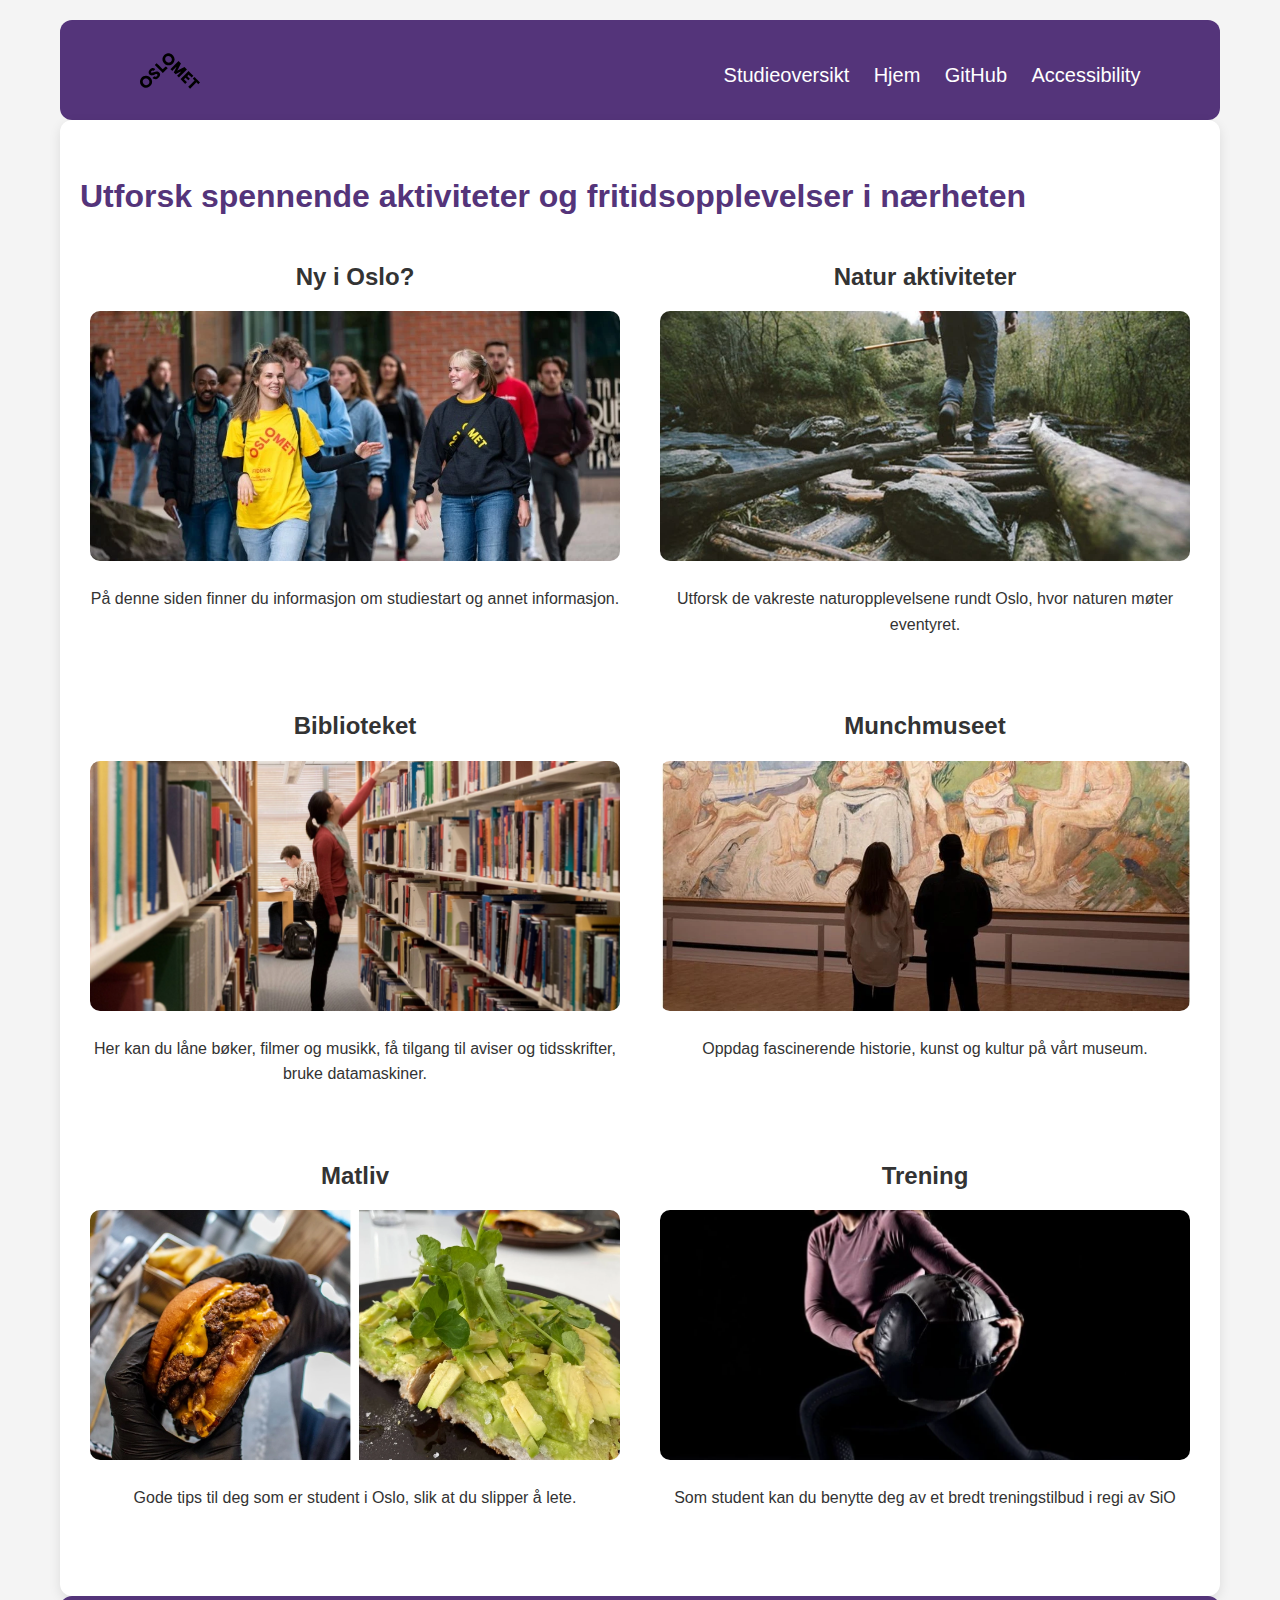
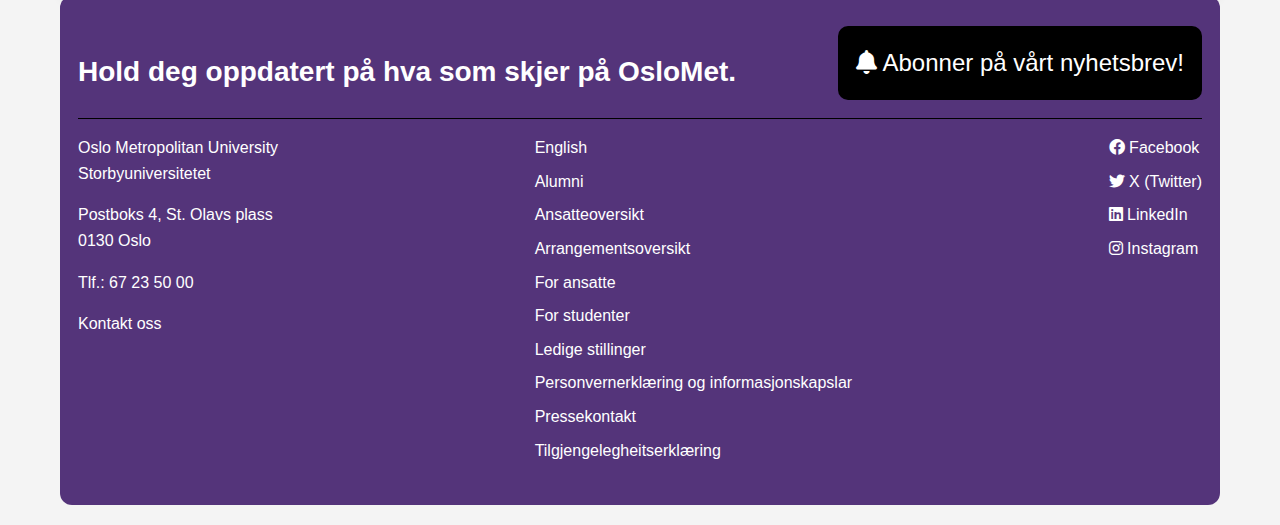
<file: aktivitet.html>
<!DOCTYPE html>
<html lang="en">

<head>
    <meta charset="UTF-8">
    <meta name="viewport" content="width=device-width, initial-scale=1.0">
    <title>Aktiviteter i Oslo</title>
    <!-- adding icons from : https://cdnjs.cloudflare.com/ajax/libs/font-awesome/6.0.0-beta3/css/all.min.css -->
    <link rel="stylesheet" href="https://cdnjs.cloudflare.com/ajax/libs/font-awesome/6.0.0-beta3/css/all.min.css">
    <link rel="stylesheet" href="css/main.css">
</head>

<body>
    <header>
        <nav>
            <a href="https://www.oslomet.no"><img src="media/OsloMet_Logo.svg" alt="OsloMet logo"></a>
            <ul>
                <li><a href="https://www.oslomet.no/studier/studieoversikt">Studieoversikt</a></li>
                <li><a href="index.html">Hjem</a></li>
                <li><a href="github.html">GitHub</a></li>
                <li><a href="accessibility.html">Accessibility</a></li>
            </ul>
        </nav>
    </header>

    <!-- ------------Aktivitet----------- -->
    <main class="page-background">
        <h1>Utforsk spennende aktiviteter og fritidsopplevelser i nærheten</h1>
        <section class="aktivitet"> <!-- Helps further define a specific style for this page only compared to others -->
            <div class="row">
                <div class="aktivitet-col">
                    <h2>Ny i Oslo?</h2>
                    <a href="https://student.oslomet.no/studiestart" target="_blank">
                        <img src="media/new-stu.webp" alt="Bilde av smilende OsloMet-studenter"> </a>
                    <p>På denne siden finner du informasjon om studiestart og annet informasjon.</p>
                </div>

                <div class="aktivitet-col">
                    <h2>Natur aktiviteter</h2>
                    <a href="https://www.lifeinnorway.net/hiking-in-oslo/" target="_blank">
                        <img src="media/hiking.webp" alt="Bilde av person som går over en elv"></a>
                    <p>Utforsk de vakreste naturopplevelsene rundt Oslo, hvor naturen møter eventyret.</p>
                </div>

                <div class="aktivitet-col">
                    <h2>Biblioteket</h2>
                    <a href="https://deichman.no/" target="_blank">
                        <img src="media/liberary.webp" alt="Bilde av person på bibliotek"></a>
                    <p>Her kan du låne bøker, filmer og musikk, få tilgang til aviser og tidsskrifter, bruke
                        datamaskiner.</p>
                </div>

                <div class="aktivitet-col">
                    <h2>Munchmuseet</h2>
                    <a href="https://www.munchmuseet.no/"
                        target="_blank">
                        <img src="media/munch.webp" alt="Bilde av to personer på museum"> </a>
                    <p>Oppdag fascinerende historie, kunst og kultur på vårt museum.</p>
                </div>

                <div class="aktivitet-col">
                    <h2>Matliv</h2>
                    <a href="https://meravoslo.no/nyheter/studenter-velkommen-til-oslo" target="_blank">
                        <img src="media/spisesteder.webp" alt="Bilder av hamburger og avocadotoast"></a>
                    <p>Gode tips til deg som er student i Oslo, slik at du slipper å lete.</p>
                </div>

                <div class="aktivitet-col">
                    <h2>Trening</h2>
                    <a href="https://www.sio.no/trening" target="_blank">
                        <img src="media/trening.webp" alt="Bilde av person som trener"> </a>
                    <p>Som student kan du benytte deg av et bredt treningstilbud i regi av SiO</p>
                </div>
            </div>
        </section>
    </main>



    <!--**------ Kilder bilde: -------------
        new-stu : https://student.oslomet.no/studiestart
        hiking : https://www.health.harvard.edu/blog/happy-trails-take-a-hike-now-2021050422511
        liberary : https://www.princeton.edu/academics/library
        munch : https://www.munchmuseet.no/  (planlegg ditt besøk)
        spisesteder : https://meravoslo.no/nyheter/studenter-velkommen-til-oslo
        trening : https://www.sio.no/trening       
               ------------**---------->

    <!-- Second navigation section -->
    <footer>
        <div class="footerTop">
            <div class="footerTopTitle">
                Hold deg oppdatert på hva som skjer på OsloMet.
            </div>
            <div class="footerLink">
                <a href="https://www.oslomet.no/nyhetsbrev">
                    <i class="fas fa-bell"></i> Abonner på vårt nyhetsbrev!</a>
            </div>
        </div>

        <div class="footerContent">
            <div>
                <p>Oslo Metropolitan University<br>
                    Storbyuniversitetet</p>
                <p>Postboks 4, St. Olavs plass<br>
                    0130 Oslo</p>
                <p>Tlf.: 67 23 50 00</p>
                <p><a href=https://www.oslomet.no/om/kontaktKontakt>Kontakt oss</a></p>
            </div>

            <ul>
                <li><a href=https://www.oslomet.no/en>English</a></li>
                <li><a href=https://www.oslomet.no/alumni>Alumni</a></li>
                <li><a href=https://www.oslomet.no/om/ansatteoversikt>Ansatteoversikt</a></li>
                <li><a href=https://www.oslomet.no/om/arrangement/arrangementsoversikt>Arrangementsoversikt</a></li>
                <li><a href=https://www.oslomet.no/om/for-ansatte>For ansatte</a></li>
                <li><a href=https://www.oslomet.no/om/for-studenter>For studenter</a></li>
                <li><a href=https://www.oslomet.no/om/ledige-stillinger>Ledige stillinger</a></li>
                <li><a href=https://www.oslomet.no/om/personvernerklering-informasjonskapslar>Personvernerklæring og
                        informasjonskapslar</a></li>
                <li><a href=https://www.oslomet.no/om/pressekontakt>Pressekontakt</a></li>
                <li><a href=https://www.oslomet.no/om/tilgjengelegheitserklering>Tilgjengelegheitserklæring</a></li>
            </ul>
            <ul>
                <li><a href="https://www.facebook.com/oslomet/" target="_blank"><i class="fab fa-facebook"> </i>
                        Facebook</a></li>
                <li><a href="https://x.com/i/flow/login?redirect_after_login=%2Foslomet" target="_blank"> <i
                            class="fab fa-twitter"></i> X (Twitter)</a></li>
                <li><a href="https://no.linkedin.com/school/oslomet/" target="_blank"><i class="fab fa-linkedin">
                        </i>
                        LinkedIn</a></li>
                <li><a href="https://www.instagram.com/oslomet/?hl=nb" target="_blank"><i class="fab fa-instagram">
                        </i>
                        Instagram</a></li>
            </ul>
        </div>
    </footer>

</body>

</html>
</file>
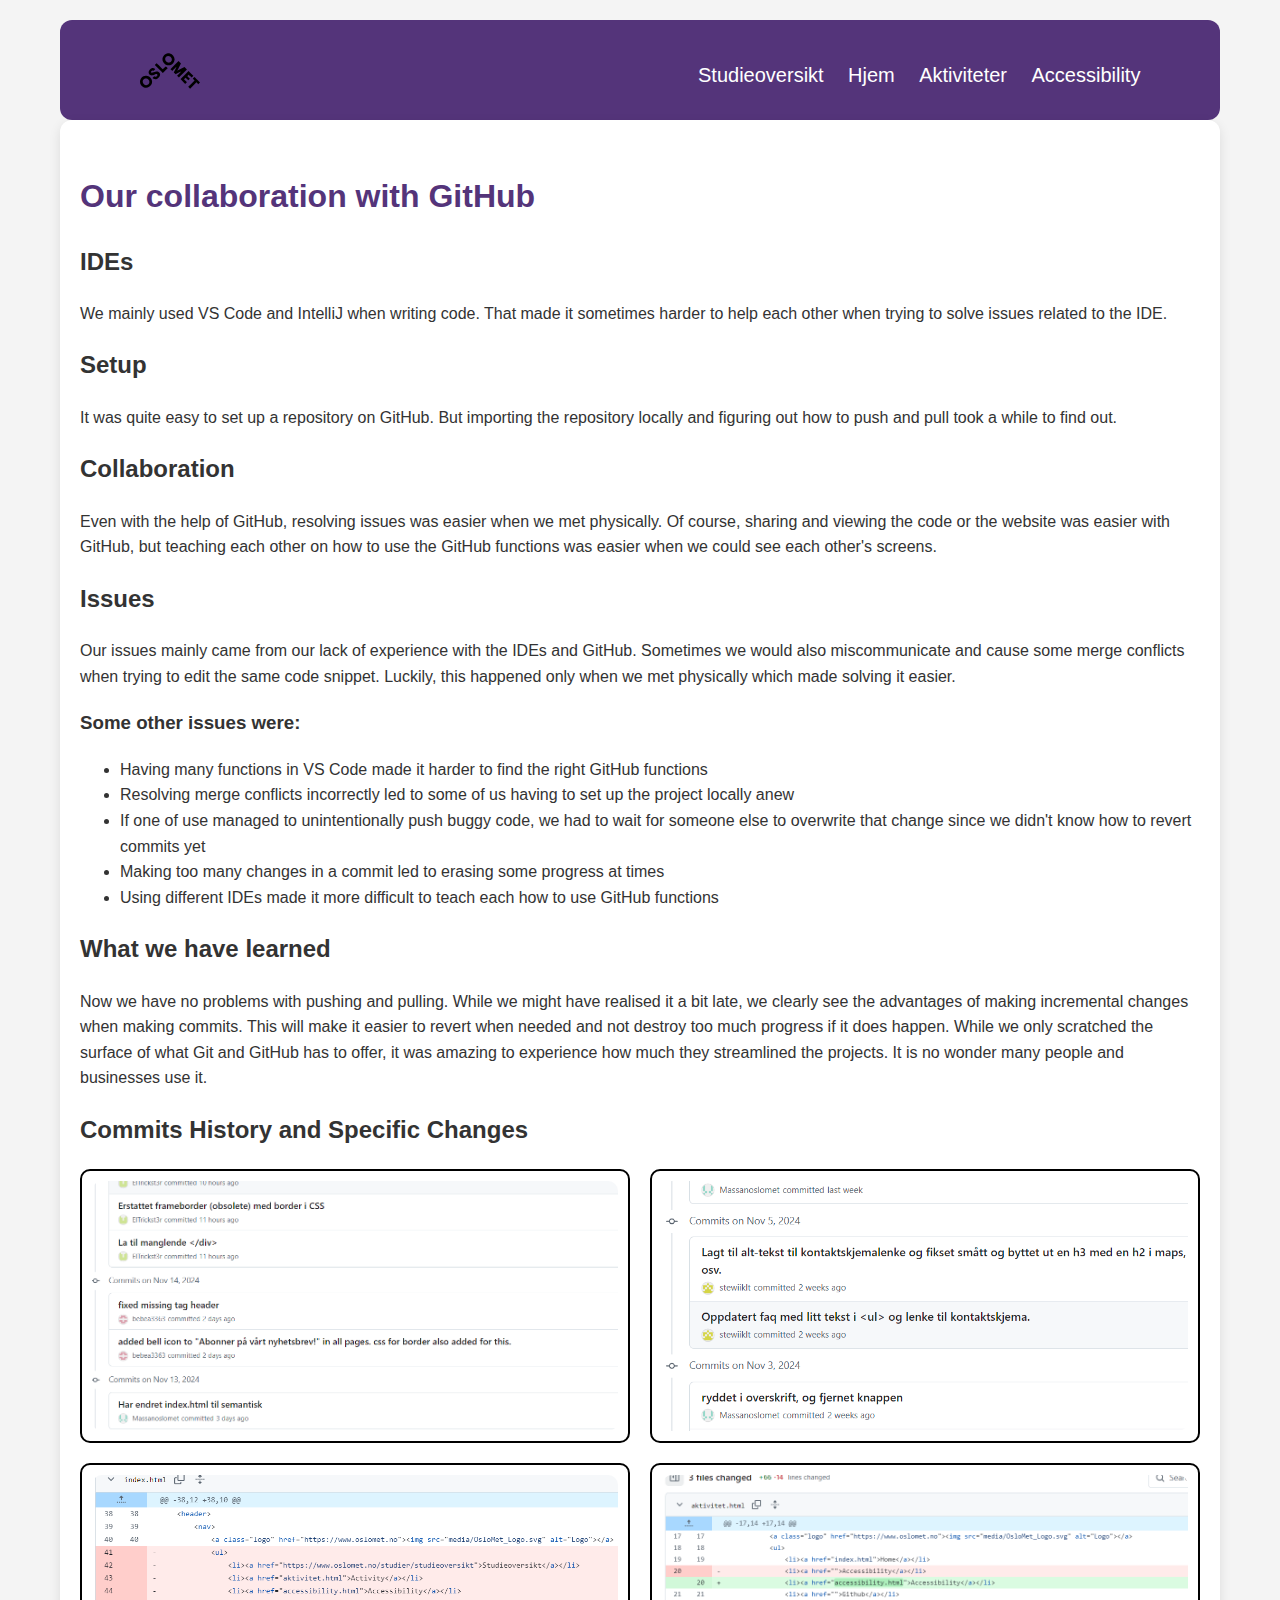
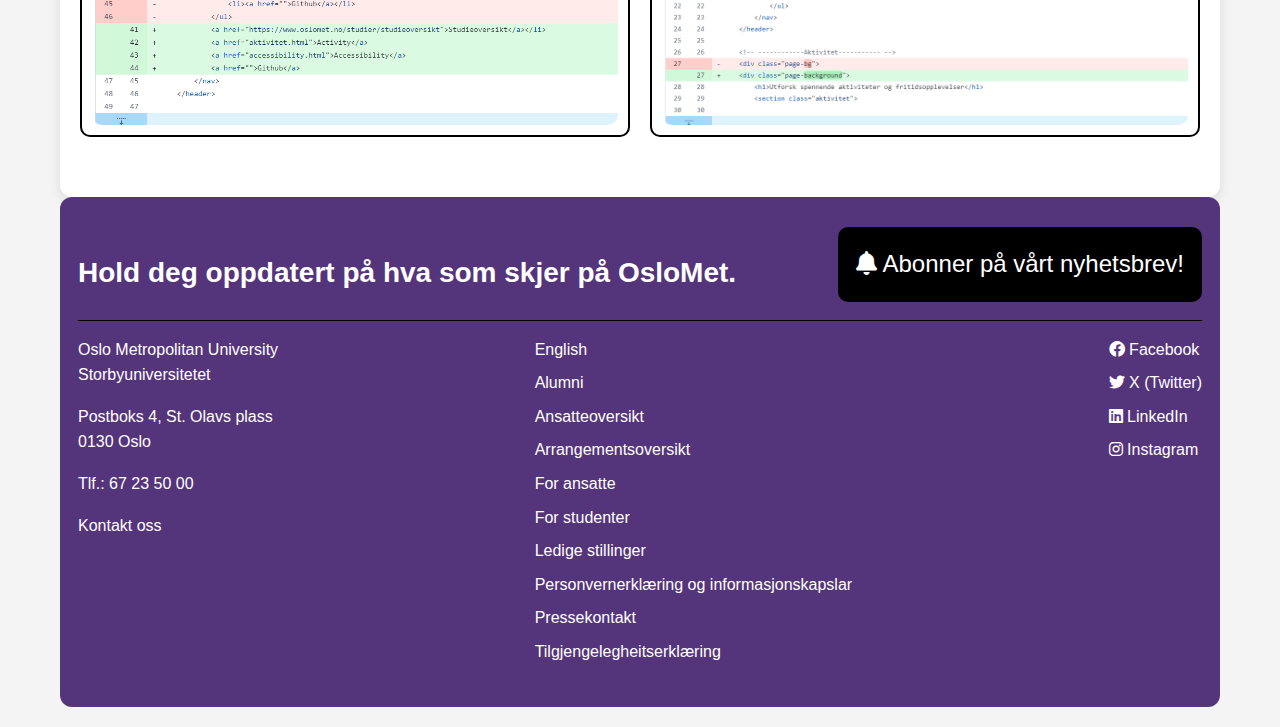
<file: github.html>
<!DOCTYPE html>
<html lang="en">

<head>
  <meta charset="UTF-8">
  <meta name="viewport" content="width=device-width, initial-scale=1.0">
  <title>GitHub</title>
  <!-- adding icons from : https://cdnjs.cloudflare.com/ajax/libs/font-awesome/6.0.0-beta3/css/all.min.css -->
  <link rel="stylesheet" href="https://cdnjs.cloudflare.com/ajax/libs/font-awesome/6.0.0-beta3/css/all.min.css">
  <link rel="stylesheet" href="css/main.css">
</head>

<body>
    <header>
      <nav>
        <a href="https://www.oslomet.no"><img src="media/OsloMet_Logo.svg" alt="OsloMet logo"></a>
        <ul>
        <li><a href="https://www.oslomet.no/studier/studieoversikt">Studieoversikt</a></li>
        <li><a href="index.html">Hjem</a></li>
        <li><a href="aktivitet.html">Aktiviteter</a></li>
        <li><a href="accessibility.html">Accessibility</a></li>
        </ul>
      </nav>
    </header>

    <main class="page-background">
      <h1>Our collaboration with GitHub</h1>

      <h2>IDEs</h2>
      <p>We mainly used VS Code and IntelliJ when writing code. That made it sometimes harder to help each other when
        trying to solve issues related to the IDE.</p>

      <h2>Setup</h2>
      <p>It was quite easy to set up a repository on GitHub. But importing the repository locally and figuring out
        how to push and pull took a while to find out.</p>

      <h2>Collaboration</h2>
      <p>Even with the help of GitHub, resolving issues was easier when we met physically. Of course, sharing and
        viewing the code or the website was easier with GitHub, but teaching each other on how to use the GitHub
        functions was easier when we could see each other's screens.</p>

      <h2>Issues</h2>
      <p>Our issues mainly came from our lack of experience with the IDEs and GitHub. Sometimes we would also
        miscommunicate and cause some merge conflicts when trying to edit the same code snippet. Luckily, this
        happened only when we met physically which made solving it easier.</p>
      <h3>Some other issues were:</h3>
      <ul>
        <li>Having many functions in VS Code made it harder to find the right GitHub functions</li>
        <li>Resolving merge conflicts incorrectly led to some of us having to set up the project locally anew</li>
        <li>If one of use managed to unintentionally push buggy code, we had to wait for someone else to overwrite
          that change since we didn't know how to revert commits yet</li>
        <li>Making too many changes in a commit led to erasing some progress at times</li>
        <li>Using different IDEs made it more difficult to teach each how to use GitHub functions</li>
      </ul>

      <h2>What we have learned</h2>
      <p>Now we have no problems with pushing and pulling. While we might have realised it a bit late, we clearly see
        the advantages of making incremental changes when making commits. This will make it easier to revert when
        needed and not destroy too much progress if it does happen. While we only scratched the surface of what Git
        and GitHub has to offer, it was amazing to experience how much they streamlined the projects. It is no wonder
        many people and businesses use it.</p>

      <h2>Commits History and Specific Changes</h2>
      <section class="aktivitet"> <!-- Resusing aktivitet-classes for GitHub images to get similar layout -->
        <div class="row">
          <div class="aktivitet-col github">
            <img src="media/commit-history-1.webp" alt="commit history 1">
          </div>

          <div class="aktivitet-col github">
            <img src="media/commit-history-2.webp" alt="commit history 2">
          </div>

          <div class="aktivitet-col github">
            <img src="media/specific-change-1.webp" alt="specific change 1">
          </div>

          <div class="aktivitet-col github">
            <img src="media/specific-change-2.webp" alt="specific change 2">
          </div>
        </div>
      </section>
    </main>

    <!-- Second navigation section -->
    <footer>
      <div class="footerTop">
        <div class="footerTopTitle">
          Hold deg oppdatert på hva som skjer på OsloMet.
        </div>
        <div class="footerLink">
          <a href="https://www.oslomet.no/nyhetsbrev">
            <i class="fas fa-bell"></i> Abonner på vårt nyhetsbrev!</a>
        </div>
      </div>

      <div class="footerContent">
        <div>
          <p>Oslo Metropolitan University<br>
            Storbyuniversitetet</p>
          <p>Postboks 4, St. Olavs plass<br>
            0130 Oslo</p>
          <p>Tlf.: 67 23 50 00</p>
          <p><a href=https://www.oslomet.no/om/kontaktKontakt>Kontakt oss</a></p>
        </div>

        <ul>
          <li><a href=https://www.oslomet.no/en>English</a></li>
          <li><a href=https://www.oslomet.no/alumni>Alumni</a></li>
          <li><a href=https://www.oslomet.no/om/ansatteoversikt>Ansatteoversikt</a></li>
          <li><a href=https://www.oslomet.no/om/arrangement/arrangementsoversikt>Arrangementsoversikt</a></li>
          <li><a href=https://www.oslomet.no/om/for-ansatte>For ansatte</a></li>
          <li><a href=https://www.oslomet.no/om/for-studenter>For studenter</a></li>
          <li><a href=https://www.oslomet.no/om/ledige-stillinger>Ledige stillinger</a></li>
          <li><a href=https://www.oslomet.no/om/personvernerklering-informasjonskapslar>Personvernerklæring og
            informasjonskapslar</a></li>
          <li><a href=https://www.oslomet.no/om/pressekontakt>Pressekontakt</a></li>
          <li><a href=https://www.oslomet.no/om/tilgjengelegheitserklering>Tilgjengelegheitserklæring</a></li>
        </ul>
        <ul>
          <li><a href="https://www.facebook.com/oslomet/" target="_blank"><i class="fab fa-facebook"> </i>
            Facebook</a></li>
          <li><a href="https://x.com/i/flow/login?redirect_after_login=%2Foslomet" target="_blank"> <i
                  class="fab fa-twitter"></i> X (Twitter)</a></li>
          <li><a href="https://no.linkedin.com/school/oslomet/" target="_blank"><i class="fab fa-linkedin">
          </i>
            LinkedIn</a></li>
          <li><a href="https://www.instagram.com/oslomet/?hl=nb" target="_blank"><i class="fab fa-instagram">
          </i>
            Instagram</a></li>
        </ul>
      </div>
    </footer>

</body>
</html>
</file>
<file: css/main.css>
/*
List of content:
- General style for all websites
- (General) Style for content in <main>
- Navigation bar
- Footer (style for the second navigation section)
- index.html:
    Info section (summary of degree)
    "Cards" that contains the main content of index.html. A button needs to be clicked to view info
     Studiets oppbygging-card has its own style for the content displayed
     Button design and behaviour (for the cards)
     FAQ (ofte stilte spørsmål) and Google Maps
     Faglig leder
     Du er kanskje også interessert i disse? (other similar degrees)
     Studenthistorier
- aktivitet.html: Definining for text and images
- Style for icons
 */

/* General */
* {
  box-sizing: border-box;
}

body {
  max-width: 1200px;
  background-color: #f4f4f4; 
  color: #333; 
  line-height: 1.6; 
  font-family: Arial, sans-serif; 
  padding: 20px;
  margin: 0 auto;
 }

/* Style for content in <main> */
.page-background {
  background-color: white;
  padding: 30px 20px;
  border-radius: 12px;
  box-shadow: 0 4px 12px rgba(0, 0, 0, 0.1);
  font-size: 16px;
}
.con-info{
  padding: 40px 0;
}

.page-background h1 {
  color: #54347a;
  margin-bottom: 10px;
}

.page-background h2 {
  color: #333;
  margin-bottom: 20px;
}

/* navigation bar style */
nav { /* helps set dimensions of navbar and how each element in it should behave */
  display: flex;
  flex-wrap: wrap;
  background-color: #54347a;
  justify-content: space-between;
  height: 100px;
  padding: 2% 6%;
  border-radius: 12px;
}

nav img {
  height: 36px;
  width: 60px;
}

nav img:hover {
  transform: scale(1.2);
}

nav a {
  color: white;
  text-decoration: none;
  text-align: center;
  padding: 10px;
  font-size: 20px;
}

nav a:hover {
  color: #dfcbf7;
  text-decoration: underline;
}

nav ul li {
  display: inline-block;
  list-style: none;
}

@media screen and (max-width: 768px){ /* if the viewport is too narrow, it turns the navbar into a horizontal navbar
instead */
  nav {
    height: auto;
  }

  nav a {
    display: block;
    width: 100%;
  }
}


/* Info section styling */
.info {
  display: flex;
  flex-wrap: wrap;
  gap: 20px;
  margin-top: 15px;
}

.info-item-first, .info-item {
  background-color: #f9f9ff;
  padding: 15px;
  border: 1px solid #ddd;
  border-radius: 8px;
  flex: 1;
  display: flex;
  flex-direction: column;
  align-items: center;
  text-align: center;
}

.info-item-first {
  flex: 2;
}

.info-item b, .info-item span {
  font-size: inherit; /* Consistent font size */
}

.info-item b {
  color: #666;
}

.info-item span {
  color: #333;
  margin-top: 5px;
  font-weight: bold;
}

/* Responsive design adjustments for info section */
@media (max-width: 768px) {
  .info {
    flex-direction: column;
  }

  .info-item-first, .info-item {
    width: 100%;
    margin-bottom: 10px;
  }
}

/* Cards (main content) starts */
  .container {
    display: flex;
    justify-content: center; 
    flex-wrap: wrap;
    margin: 40px 0;
  }
  
  .card {
    display: flex;
    flex-direction: column;
    justify-content: space-between; 
    background: #f5f4ff;
    text-align: center;
    padding: 20px;
    width: calc(28% - 20px); 
    border: 1px solid #ddd;
    border-radius: 12px; 
    margin: 10px;
    box-shadow: 0 4px 10px rgba(0, 0, 0, 0.2); 
  }

  .read-more {
    background-color: #cfcff1;
    border: none;
    padding: 8px 16px;
    border-radius: 5px;
  }

  .read-more:hover {
    cursor: pointer;
    background-color: #dfcbf7;
    font-weight: bold;
  }


/* ---Styling for pop up table card 4 starts---- */

.sub-table {
  width: 100%;
  border-spacing: 12px;
  margin: 25px 0;
  text-align: left;
}

.sub-table thead th {
  background-color: #dfcbf7;
  padding: 12px;
  font-weight: 600;
  border: 1px solid #f9f9ff;
  text-align: center;
  font-size: inherit;
}

.sub-table tbody td {
  background-color: #fff;
  padding: 12px;
  border: 1px solid #ddd;
  text-align: left;
  font-size: inherit;
}

.em-group {
  margin-bottom: 35px;
}

/* Grid layout for subject cards */
.subject {
  display: flex;
  flex-direction: column;
  min-height: 100px;
  position: relative;
  border-top: 1px solid #9c9a9a; 
  padding-top: 10px;
}

.sub-name {
  font-weight: bold;
  margin-bottom: 8px;
}

.sub-info {
  display: flex;
  justify-content: space-between;
  margin-top: 0;
}

.sub-code {
  color: #333;
}

.sub-points {
  text-align: right;
}

/* ---Styling for pop up table card 4, ends---- */


  /* Style for the info icon */
  .info-icon {
    display: inline-block;
    width: 16px;
    height: 16px;
    border-radius: 50%;
    background-color: #666;
    color: white;
    text-align: center;
    line-height: 16px;
    font-size: 12px;
    margin-left: 5px;
    cursor: help;
  }
    
  .text {
    margin: 10px 0; 
    color: #333; 
    font-size: 16px; 
    line-height: 1.7; 
    text-align: left; 

  }
  .metadata {
    font-size: 14px;        
    font-weight: 300;       
    list-style-type: none;  
    padding: 0;
    margin: 0;
  }

  /* cards ends here: 
   Kilde:https://www.youtube.com/watch?v=HBqWsrqK89U&t=17741s */

   /* Button design and behaviour
   Popup Styles Kilde:
  (https://www.youtube.com/watch?v=DrshwKL_TYo) */
  .popup {
    z-index: 1; 
    display: none; 
    position: fixed; 
    background-color: rgba(0, 0, 0, 0.6); 
    left: 0;
    top: 0;
    width: 100%; 
    height: 100%; 
    overflow: auto; 
  }
  
  .popup-content {
    background-color: #ffffff;
    transform: translate(-50%, -50%); 
    top: 50%; 
    left: 50%; 
    width: 80%; 
    box-shadow: 0 4px 10px rgba(0, 0, 0, 0.3);
    max-width: 800px; 
    max-height: 90vh;
    position: absolute; 
    overflow: auto; 
    padding: 20px;
    border: 1px solid #888;
  }
  
  .close-btn {
    float: right;
    color: #aaa;
    font-weight: bold;
    font-size: 28px;
  }
  
  .close-btn:hover,
  .close-btn:focus {
    text-decoration: none;
    color: #dc3545;
    cursor: pointer;
  }
  
  .popup-content h2 {
    margin-top: 0; 
    color: #03156b; 
    font-size: 24px; 
  }
  
  .popup-content {
    width: 90%; 
  }

/*Media Queries for Responsiveness kilde: https://www.w3schools.com/css/css3_mediaqueries_ex.asp*/  
  @media screen and (max-width: 768px) {
    .card {
        width: calc(48% - 20px); /* 2 cards on medium screens */
      }
    .studenthistorier {
        flex-direction: column;
      }
  }

  @media screen and (max-width: 520px) {
    .card {
        width: 100%; /* 1 card  on small screens */
      }
  }

/* Ofte stilte spørsmål starts */
.container-faq-map {
  display: flex;
  flex-wrap: wrap;
  gap: 25px;
  background-color:#f5f5ff;
}

.faq {
  flex: 2;
}

.map iframe {
  flex:1;
  height: 400px;
  border: none;
}

.map {
  flex: 1
}


/* Faglig leder starts */
.fagligleder {
  display: flex;
  flex-wrap: wrap;
  flex-direction: row;
  justify-content: space-between;
  padding: 18px;
  background-color: #f5f5ff;
  transition: 0.5s; /* for at det bytter farge saktere https://www.w3schools.com/howto/howto_css_transition_hover.asp*/
}

.fagligleder:hover {
  background-color: #dfcbf7;
}

.fagligleder ul {
  flex: 2;
}

.fagligleder-img-container {
  max-width: 150px;
}

/*responsive img https://www.w3schools.com/howto/howto_css_image_responsive.asp*/
.fagligleder img{
  width: 100%;
  height: auto;
}

.fagligleder li {
  list-style: none;
  margin-bottom: 18px;
}

/* Kanskje du er interssert i disse  starts*/
.relevantestudier {
  margin: 40px 0;
}

.table-header {
  background-color: #dfcbf7;
  text-align: left;
}

/* for å gjøre responsiv: https://www.w3schools.com/howto/howto_css_table_responsive.asp*/
.table-container {
  overflow-x: auto;
}

table {
  border-collapse: collapse; /* ref: https://stackoverflow.com/questions/55623161/how-to-put-a-line-under-first-row-in- */
  background-color: #f5f5ff;
}

th, td {
  padding: 5px 18px;
}

tr {
  border-bottom: 2px solid rgb(190 190 222);
}

/* Studenthistorier starts */
.studenthistorier{
  display: flex;
  justify-content: space-between;
  gap: 18px;
}

/*responsive img https://www.w3schools.com/howto/howto_css_image_responsive.asp*/
.studenthistorier img{
  width: 100%;
  height: auto;
}

.studenthistorier li {
  margin-bottom: 18px;
}

/* Footer starts */
footer {
  color: white;
  background-color: #54347a;
  padding: 30px 18px 18px;
  border-radius: 12px;
}

.footerTop {
  display: flex;
  flex-wrap: wrap;
  justify-content: space-between;
  align-items: center;
  border-bottom: 1px solid black;
  font-size: 24px;
}

.footerContent {
  display: flex;
  flex-wrap: wrap;
  justify-content: space-between;
}

.footerContent a {
  color: white;
  text-decoration: none;
}

.footerContent a:hover {
  color: #dfcbf7;
  text-decoration: underline;
}

.footerContent li {
  list-style: none;
  margin-bottom: 8px;
}

.footerLink {
  background-color: black;
  color: white;
  padding: 18px;
  margin-bottom: 18px;
  border-radius: 10px;
}

.footerLink a,
.footerLink a:hover,
.footerLink a:active,
.footerLink a:visited {
  color: white;
  text-decoration: none;
}

.footerTopTitle {
  font-size: 28px;
  font-weight: 700;
}


/* -----------aktivitet starts--------- */

.aktivitet {
  width: 100%;
  margin: auto;
  text-align: center;
 }
h1{
  font-size: 2em;
}
 .page-bg{
  text-align: center;
  background-color: white;
  padding-top: 20px;
 }

/* Container for Columns */
.row {
  display: flex;
  flex-wrap: wrap;
  gap:20px;
  justify-content: center;
  padding-bottom: 30px;
}

.aktivitet-col {
  flex: 1 1 40%;
  max-width: 60%;
  box-sizing: border-box;
  border-radius: 10px;
  text-align: center;
  overflow: hidden;
  padding: 10px;
}

.aktivitet-col img {
  border-radius: 10px;
  width: 100%;
  height: 250px;
  object-fit: cover;
  display: block;
  transition: transform 0.25s ease-in-out, box-shadow 0.25s ease-in-out;
}

.aktivitet-col {
  border-radius: 10px;
  overflow: hidden; 
}

.aktivitet-col:hover img {
  transform: scale(1.05); 
  box-shadow: 0 4px 8px rgba(0, 0, 0, 0.2); 
}

.aktivitet-col:hover {
  background-color: rgba(205, 168, 249, 0.2);
}

.aktivitet-col h2 {
  margin-top: 15px;
  margin-bottom: 15px;
}

.aktivitet-col p {
  margin: 15px 0;
  padding-top: 10px;
}

/* Media Query for Medium Screens (700px or below) */

@media (max-width: 700px) {
  .row {
    flex-direction: column;
  }

  .aktivitet-col img {
    margin-left: 0;
    margin-right: 15px;
  }

  .aktivitet h1 {
    font-size: 24px;
  }

  .aktivitet-col {
    flex: 1 1 100%;
    max-width: 100%;
  }

  /* Icons, facebook, insta etc. */
  div p a {
    color: #333;
    text-decoration: none;
    display: inline-flex;
    align-items: center;
    gap: 20px;
  }

  div p a i {
      font-size: 40px;
  }
}

/* GitHub */
.github {
  border: 2px solid black; /* Added this to increase visibility since the background is white */
}

/* Accessibility */
.accessibility-col { /* */
  flex: 1 1 40%;
  max-width: 60%;
  box-sizing: border-box;
  border-radius: 10px;
  text-align: center;
  overflow: hidden;
  padding: 10px;
  border: 2px solid black;
}

.accessibility-col img {
  object-fit: contain;
  border-radius: 10px;
  width: 100%;
  height: 250px;
  display: block;
  transition: transform 0.25s ease-in-out, box-shadow 0.25s ease-in-out;
}
</file>
